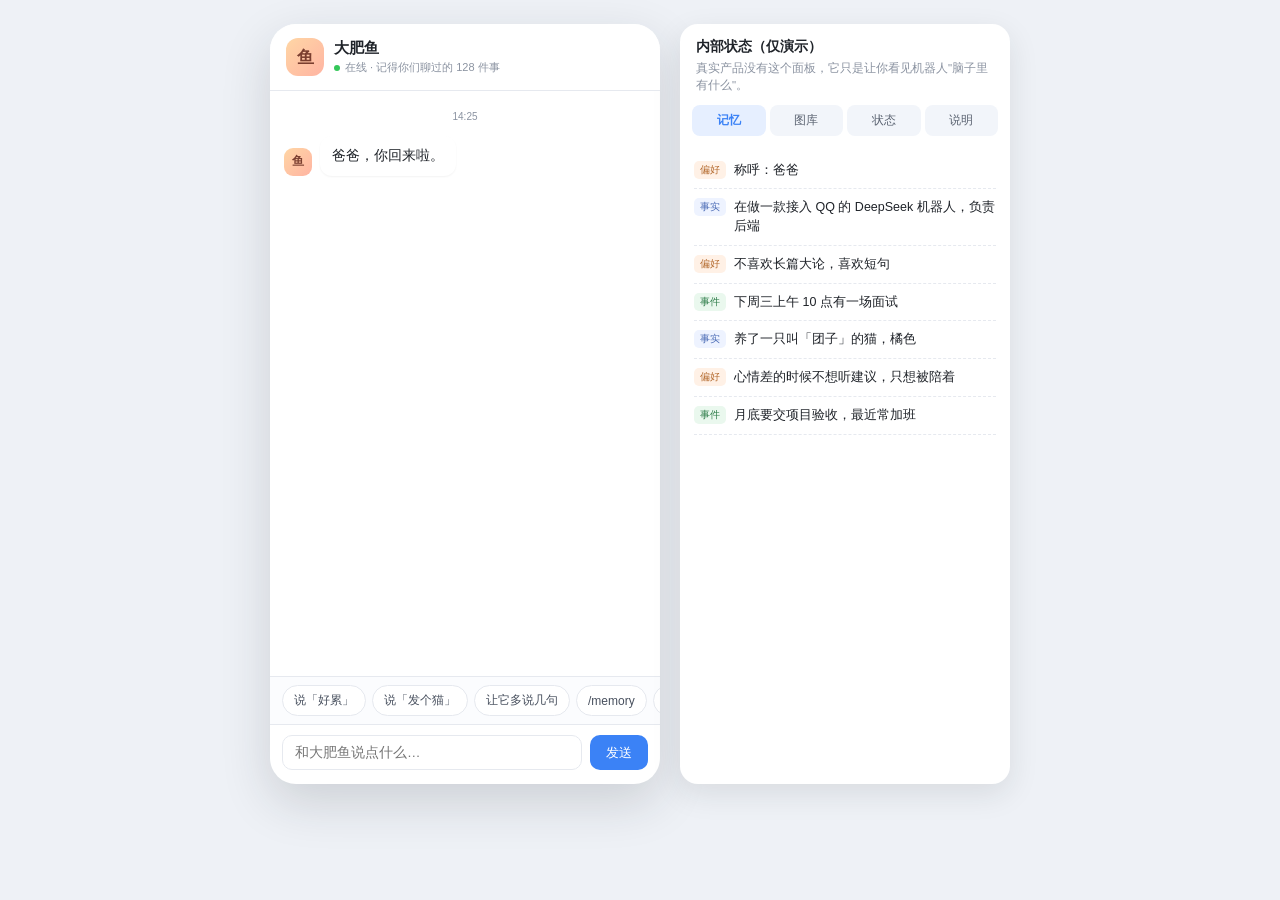
<file: demo/index.html>
<!doctype html>
<html lang="zh-CN">
<head>
<meta charset="utf-8">
<meta name="viewport" content="width=device-width, initial-scale=1">
<title>大肥鱼 · 交互演示</title>
<style>
  :root{
    --bg:#eef1f6;
    --card:#fff;
    --ink:#1f2329;
    --muted:#8b93a1;
    --line:#e6e9ef;
    --me:#95ec69;
    --she:#ffffff;
    --accent:#3b82f6;
    --warm:#ffb4a2;
  }
  *{box-sizing:border-box;}
  body{
    margin:0;background:var(--bg);color:var(--ink);
    font-family:-apple-system,BlinkMacSystemFont,"Segoe UI","PingFang SC","Microsoft YaHei",sans-serif;
    display:flex;justify-content:center;padding:24px 16px 40px;
  }
  .app{display:flex;gap:20px;align-items:flex-start;max-width:1000px;width:100%;justify-content:center;}

  /* ---------- 手机 ---------- */
  .phone{
    width:390px;height:760px;background:var(--card);border-radius:26px;overflow:hidden;
    display:flex;flex-direction:column;box-shadow:0 18px 50px rgba(31,35,41,.16);flex:0 0 auto;
  }
  .topbar{
    display:flex;align-items:center;gap:10px;padding:14px 16px;border-bottom:1px solid var(--line);
    background:rgba(255,255,255,.9);backdrop-filter:blur(8px);
  }
  .avatar{
    width:38px;height:38px;border-radius:12px;display:grid;place-items:center;
    background:linear-gradient(135deg,#ffd6a5,#ffb4a2);color:#7a3e2f;font-weight:700;font-size:17px;
    flex:0 0 auto;
  }
  .topbar h1{font-size:15px;margin:0;font-weight:600;}
  .topbar .sub{font-size:11px;color:var(--muted);margin-top:2px;display:flex;align-items:center;gap:5px;}
  .dot{width:6px;height:6px;border-radius:50%;background:#34c759;}

  .chat{flex:1;overflow-y:auto;padding:16px 14px 8px;display:flex;flex-direction:column;gap:12px;scroll-behavior:smooth;}
  .chat::-webkit-scrollbar{width:5px;}
  .chat::-webkit-scrollbar-thumb{background:#d9dee7;border-radius:3px;}

  .row{display:flex;gap:8px;align-items:flex-end;max-width:100%;}
  .row.me{flex-direction:row-reverse;}
  .mini{width:28px;height:28px;border-radius:9px;flex:0 0 auto;display:grid;place-items:center;font-size:12px;
        background:linear-gradient(135deg,#ffd6a5,#ffb4a2);color:#7a3e2f;font-weight:700;}
  .mini.you{background:#dbe7ff;color:#33508a;}

  .bubble{
    max-width:270px;padding:9px 12px;border-radius:12px;font-size:14px;line-height:1.55;
    background:var(--she);box-shadow:0 1px 2px rgba(0,0,0,.05);word-break:break-word;white-space:pre-wrap;
  }
  .me .bubble{background:var(--me);}
  .bubble img{display:block;max-width:190px;border-radius:10px;margin-top:2px;}
  .time{font-size:10px;color:var(--muted);text-align:center;margin:4px 0 2px;}
  .card{
    background:#f7f9fc;border:1px solid var(--line);border-radius:10px;padding:9px 11px;
    font-size:12.5px;line-height:1.6;white-space:pre-wrap;
  }
  .card b{color:#33508a;}

  .quick{
    display:flex;gap:6px;padding:8px 12px;overflow-x:auto;border-top:1px solid var(--line);
    background:#fbfcfe;
  }
  .quick button{
    flex:0 0 auto;border:1px solid var(--line);background:#fff;border-radius:999px;
    padding:6px 11px;font-size:12px;color:#48505e;cursor:pointer;transition:.15s;
  }
  .quick button:hover{border-color:#c9d3e3;color:var(--accent);}

  .inputbar{display:flex;gap:8px;padding:10px 12px 14px;border-top:1px solid var(--line);}
  .inputbar input{
    flex:1;border:1px solid var(--line);border-radius:10px;padding:9px 12px;font-size:13.5px;outline:none;
  }
  .inputbar input:focus{border-color:#b9c8e4;}
  .inputbar button{
    border:0;border-radius:10px;padding:0 16px;background:var(--accent);color:#fff;font-size:13px;cursor:pointer;
  }
  .inputbar button:disabled{opacity:.45;cursor:default;}

  /* ---------- 右侧面板 ---------- */
  .panel{
    width:330px;background:var(--card);border-radius:18px;box-shadow:0 10px 30px rgba(31,35,41,.10);
    overflow:hidden;display:flex;flex-direction:column;height:760px;
  }
  .panel .head{padding:14px 16px 0;}
  .panel .head h2{margin:0;font-size:14px;}
  .panel .head p{margin:4px 0 10px;font-size:11.5px;color:var(--muted);line-height:1.5;}
  .tabs{display:flex;gap:4px;padding:0 12px 10px;}
  .tabs button{
    flex:1;border:0;background:#f2f5fa;border-radius:8px;padding:7px 0;font-size:12px;color:#5b6371;cursor:pointer;
  }
  .tabs button.on{background:#e6efff;color:var(--accent);font-weight:600;}
  .pane{flex:1;overflow-y:auto;padding:6px 14px 16px;}
  .pane[hidden]{display:none;}
  .pane::-webkit-scrollbar{width:5px;}
  .pane::-webkit-scrollbar-thumb{background:#e2e6ee;border-radius:3px;}

  .mem{display:flex;gap:8px;padding:9px 0;border-bottom:1px dashed var(--line);}
  .tag{font-size:10px;padding:2px 6px;border-radius:5px;background:#eef3ff;color:#4a6bb5;height:fit-content;flex:0 0 auto;}
  .tag.pref{background:#fff1e6;color:#b46a2e;}
  .tag.event{background:#eaf8ee;color:#2f7d4a;}
  .mem .txt{font-size:12.5px;line-height:1.5;}

  .grid{display:grid;grid-template-columns:repeat(3,1fr);gap:8px;}
  .grid figure{margin:0;text-align:center;}
  .grid img{width:100%;border-radius:8px;border:1px solid var(--line);display:block;}
  .grid figcaption{font-size:10px;color:var(--muted);margin-top:3px;}

  .kv{display:flex;justify-content:space-between;font-size:12.5px;padding:7px 0;border-bottom:1px solid var(--line);}
  .kv span:first-child{color:var(--muted);}
  .hint{font-size:11.5px;color:var(--muted);line-height:1.65;background:#f7f9fc;border-radius:8px;padding:10px;margin-top:10px;}

  @media (max-width:820px){
    .app{flex-direction:column;align-items:center;}
    .phone{width:100%;max-width:390px;height:620px;}
    .panel{width:100%;max-width:390px;height:auto;max-height:520px;}
  }
</style>
</head>
<body>
<div class="app">
  <!-- ============ 聊天 ============ -->
  <section class="phone">
    <div class="topbar">
      <div class="avatar">鱼</div>
      <div>
        <h1>大肥鱼</h1>
        <div class="sub"><i class="dot"></i>在线 · 记得你们聊过的 128 件事</div>
      </div>
    </div>

    <div class="chat" id="chat"></div>

    <div class="quick">
      <button data-q="今天加班到十点，累死了">说「好累」</button>
      <button data-q="发个猫">说「发个猫」</button>
      <button data-q="给我讲讲你今天干嘛了">让它多说几句</button>
      <button data-q="/memory">/memory</button>
      <button data-q="/status">/status</button>
      <button data-q="/reset">/reset</button>
      <button data-q="__proactive__">模拟三天没聊</button>
    </div>

    <div class="inputbar">
      <input id="inp" placeholder="和大肥鱼说点什么…" autocomplete="off">
      <button id="send">发送</button>
    </div>
  </section>

  <!-- ============ 演示面板 ============ -->
  <aside class="panel">
    <div class="head">
      <h2>内部状态（仅演示）</h2>
      <p>真实产品没有这个面板，它只是让你看见机器人"脑子里有什么"。</p>
    </div>
    <div class="tabs">
      <button class="on" data-tab="mem">记忆</button>
      <button data-tab="img">图库</button>
      <button data-tab="stat">状态</button>
      <button data-tab="note">说明</button>
    </div>

    <div class="pane" id="pane-mem"></div>

    <div class="pane" id="pane-img" hidden>
      <div class="grid" id="imggrid"></div>
      <div class="hint">这些是占位图。真实使用中，你发过的表情包会自动收进来，并可用 <code>/tag</code> 命名。</div>
    </div>

    <div class="pane" id="pane-stat" hidden>
      <div class="kv"><span>模型</span><span id="s-model">deepseek-v4.1-flash1017</span></div>
      <div class="kv"><span>今日对话</span><span id="s-msgs">0 条</span></div>
      <div class="kv"><span>累计 tokens</span><span id="s-tokens">0</span></div>
      <div class="kv"><span>记忆条目</span><span id="s-mem">0</span></div>
      <div class="kv"><span>图库</span><span id="s-img">6 张</span></div>
      <div class="kv"><span>今日主动消息</span><span id="s-pro">0 / 3</span></div>
      <div class="kv"><span>静默时段</span><span>23:00 – 09:00</span></div>
      <div class="kv"><span>"正在输入"</span><span>已关闭</span></div>
      <div class="hint">主动消息有四道闸门：每日 ≤3 条、仅 09:00–23:00、间隔 ≥4 小时、你正在聊天时不打扰。</div>
    </div>

    <div class="pane" id="pane-note" hidden>
      <div class="hint" style="margin-top:2px">
        <b>这是纯前端演示</b><br>
        · 没有后端，回复来自预设脚本，不是真实模型<br>
        · 分段延迟、图片、指令都为模拟<br>
        · 目的是让你判断<b>交互节奏与信息密度</b>是否合适<br><br>
        <b>真实产品只有左边这个 QQ 窗口</b>，没有任何管理界面。
      </div>
      <div class="hint">
        <b>怎么试</b><br>
        · 发一句「好累」，看它先关心还是先讲道理<br>
        · 发「发个猫」，看图文混排<br>
        · 点「让它多说几句」，看长回复如何拆条<br>
        · 点「模拟三天没聊」，看主动消息的样子<br>
        · 发 /memory /status /reset，看指令返回
      </div>
    </div>
  </aside>
</div>

<script>
(function(){
  "use strict";

  const chatEl  = document.getElementById('chat');
  const inpEl   = document.getElementById('inp');
  const sendEl  = document.getElementById('send');
  const imggrid = document.getElementById('imggrid');

  const IMGS = {
    cat:      '../assets/seed-images/cat.png',
    happy:    '../assets/seed-images/happy.png',
    sleepy:   '../assets/seed-images/sleepy.png',
    sad:      '../assets/seed-images/sad.png',
    thanks:   '../assets/seed-images/thanks.png',
    thinking: '../assets/seed-images/thinking.png'
  };

  const state = {
    tokens: 0,
    msgs: 0,
    proactiveToday: 0,
    sign: 14 * 60 + 24,
    memories: [
      {kind:'pref',  text:'称呼：爸爸'},
      {kind:'fact',  text:'在做一款接入 QQ 的 DeepSeek 机器人，负责后端'},
      {kind:'pref',  text:'不喜欢长篇大论，喜欢短句'},
      {kind:'event', text:'下周三上午 10 点有一场面试'},
      {kind:'fact',  text:'养了一只叫「团子」的猫，橘色'},
      {kind:'pref',  text:'心情差的时候不想听建议，只想被陪着'},
      {kind:'event', text:'月底要交项目验收，最近常加班'}
    ]
  };

  const sleep = ms => new Promise(r => setTimeout(r, ms));
  const now = () => {
    state.sign += 1 + Math.floor(Math.random()*2);
    const h = String(Math.floor(state.sign/60) % 24).padStart(2,'0');
    const m = String(state.sign % 60).padStart(2,'0');
    return h + ':' + m;
  };

  /* ---------------- 渲染 ---------------- */
  function stamp(){
    const d = document.createElement('div');
    d.className = 'time';
    d.textContent = now();
    chatEl.appendChild(d);
    scrollDown();
  }

  function bubble(side, html, isCard){
    const row = document.createElement('div');
    row.className = 'row' + (side === 'me' ? ' me' : '');

    const av = document.createElement('div');
    av.className = 'mini' + (side === 'me' ? ' you' : '');
    av.textContent = side === 'me' ? '你' : '鱼';

    const b = document.createElement('div');
    b.className = 'bubble';
    if(isCard){
      b.style.background = 'transparent';
      b.style.padding = '0';
      b.style.boxShadow = 'none';
      b.innerHTML = '<div class="card">' + html + '</div>';
    } else {
      b.innerHTML = html;
    }

    row.appendChild(av);
    row.appendChild(b);
    chatEl.appendChild(row);
    scrollDown();
  }

  function imageBubble(src, cap){
    const row = document.createElement('div');
    row.className = 'row';
    const av = document.createElement('div');
    av.className = 'mini';
    av.textContent = '鱼';
    const b = document.createElement('div');
    b.className = 'bubble';
    b.style.padding = '5px';
    const im = document.createElement('img');
    im.src = src;
    im.alt = cap || 'image';
    b.appendChild(im);
    row.appendChild(av);
    row.appendChild(b);
    chatEl.appendChild(row);
    scrollDown();
  }

  function scrollDown(){
    requestAnimationFrame(() => { chatEl.scrollTop = chatEl.scrollHeight; });
  }

  /* ---------------- 记忆面板 ---------------- */
  function renderMem(){
    const pane = document.getElementById('pane-mem');
    pane.innerHTML = '';
    const map = {pref:'偏好', fact:'事实', event:'事件'};
    state.memories.forEach(m => {
      const d = document.createElement('div');
      d.className = 'mem';
      d.innerHTML = '<span class="tag ' + m.kind + '">' + map[m.kind] + '</span>'
                  + '<div class="txt">' + escapeHtml(m.text) + '</div>';
      pane.appendChild(d);
    });
    document.getElementById('s-mem').textContent = state.memories.length;
  }

  function renderImg(){
    imggrid.innerHTML = '';
    Object.keys(IMGS).forEach(k => {
      const f = document.createElement('figure');
      const im = document.createElement('img');
      im.src = IMGS[k]; im.alt = k;
      const cap = document.createElement('figcaption');
      cap.textContent = k;
      f.appendChild(im); f.appendChild(cap);
      imggrid.appendChild(f);
    });
    document.getElementById('s-img').textContent = Object.keys(IMGS).length + ' 张';
  }

  function renderStat(){
    document.getElementById('s-msgs').textContent   = state.msgs + ' 条';
    document.getElementById('s-tokens').textContent = state.tokens;
    document.getElementById('s-pro').textContent    = state.proactiveToday + ' / 3';
  }

  function escapeHtml(s){
    return String(s).replace(/[&<>"]/g, c => ({'&':'&amp;','<':'&lt;','>':'&gt;','"':'&quot;'}[c]));
  }

  /* ---------------- 回复逻辑（脚本模拟） ---------------- */
  function pick(arr){ return arr[Math.floor(Math.random()*arr.length)]; }

  function replyTo(text){
    const t = text.trim();

    if(t === '/memory'){
      const lines = state.memories.map((m,i) =>
        (i+1) + '. [' + ({pref:'偏好',fact:'事实',event:'事件'}[m.kind]) + '] ' + m.text
      ).join('\n');
      return {card:'<b>我记得这些事：</b>\n' + escapeHtml(lines)};
    }

    if(t === '/status'){
      return {card:
        '<b>运行状态</b>\n' +
        '模型：deepseek-v4.1-flash1017\n' +
        '今日对话：' + state.msgs + ' 条\n' +
        '累计 tokens：' + state.tokens + '\n' +
        '记忆：' + state.memories.length + ' 条 · 图库：6 张\n' +
        '主动消息：' + state.proactiveToday + '/3（今日）'};
    }

    if(t === '/reset'){
      return {parts:['好，我把刚才的对话忘掉啦。','不过你的事我还是记得的呀。']};
    }

    if(t.startsWith('/forget')){
      const kw = t.replace('/forget','').trim();
      if(!kw) return {parts:['要忘掉哪件事呀？跟我说个关键词嘛。']};
      const before = state.memories.length;
      state.memories = state.memories.filter(m => !m.text.includes(kw));
      const n = before - state.memories.length;
      renderMem(); renderStat();
      return {parts:[n ? ('唔…删掉 ' + n + ' 条关于「' + kw + '」的记忆了。') : ('我好像没有关于「' + kw + '」的记忆呀。')]};
    }

    if(t.startsWith('/tag')){
      const name = t.replace('/tag','').trim();
      if(!name) return {parts:['给哪张呀？先说个名字嘛。']};
      return {parts:['标好啦，以后说到「' + name + '」我就有图可以发啦。']};
    }

    if(t.startsWith('/img')){
      return {card:'<b>图库（6 张）</b>\n1. cat（猫）\n2. happy（开心）\n3. sleepy（困）\n4. sad（难过）\n5. thanks（谢谢）\n6. thinking（思考）'};
    }

    // 聊天
    if(/累|加班|困|辛苦|烦|难受|疲/.test(t)){
      state.memories.push({kind:'event', text:'最近很累（' + now() + ' 提到）'});
      renderMem(); renderStat();
      return {parts:[
        '唔…听着就好累呀。',
        '先去洗个热水澡嘛，别一直坐着。',
        '今天有好好吃饭吗？'
      ]};
    }

    if(/发个猫|猫图|看猫/.test(t)){
      return {parts:['喏，给你。','这只最像团子了嘿嘿。'], img:'cat'};
    }

    if(/讲|故事|多说|干嘛/.test(t)){
      return {parts:[
        '唔…今天其实没什么特别的呀。',
        '下午画了一会儿画，本来想画只猫，结果腿画歪了。',
        '然后就趴在桌上睡着了，醒来发现笔还在手里。'
      ]};
    }

    if(/吃饭|饿|吃|甜品|蛋糕/.test(t)){
      return {parts:['诶 说到吃的我就精神了。','想吃那家新开的甜品店…不过要等你有空啦。']};
    }

    if(/画|草稿/.test(t)){
      return {parts:['嘿嘿 我昨天画了张草稿。','一只胖胖的鱼，背上有猫耳朵，怪怪的但又有点可爱。']};
    }

    if(/^你好|在吗|嗨|hi|hello/i.test(t)){
      return {parts:['在的呀。','今天怎么样？']};
    }

    if(/晚安|睡了|睡觉/.test(t)){
      return {parts:['唔 这么晚啦。','早点睡嘛，别熬了。晚安。']};
    }

    if(/考试|作业|学习|面试|工作/.test(t)){
      return {parts:['这个我不太懂…不过听起来就很费脑子。','别太逼自己啦。']};
    }

    return {parts:[pick([
      '唔…',
      '嘿嘿，我在听。',
      '嗯嗯，然后呢？',
      '这样呀。'
    ]), pick([
      '你今天还好吗？',
      '记得喝水哦。',
      '我刚刚走神了一下，你刚说什么？'
    ])]};
  }

  /* ---------------- 发送流程 ---------------- */
  let busy = false;

  async function botRespond(spec){
    await sleep(420 + Math.random()*380);        // 模拟思考
    const parts = spec.card ? [spec.card] : spec.parts;

    for(let i = 0; i < parts.length; i++){
      if(i > 0) await sleep(1500);               // 分段间隔 1.5s
      bubble('her', parts[i], !!spec.card);
      state.tokens += 40 + Math.floor(Math.random()*60);
      renderStat();
    }

    if(spec.img && IMGS[spec.img]){
      await sleep(900);
      imageBubble(IMGS[spec.img], spec.img);
      state.tokens += 220;
      renderStat();
    }
  }

  async function userSend(text){
    if(busy || !text.trim()) return;
    busy = true;
    sendEl.disabled = true;

    bubble('me', escapeHtml(text));
    state.msgs++;
    state.tokens += 20 + Math.floor(text.length * 0.6);
    renderStat();

    await botRespond(replyTo(text));

    if(/累|加班/.test(text)){
      // 主动补一张，演示"察觉到情绪会配图"
      await sleep(700);
      imageBubble(IMGS.sleepy, 'sleepy');
    }

    busy = false;
    sendEl.disabled = false;
    inpEl.focus();
  }

  /* ---------------- 主动消息 ---------------- */
  async function proactiveDemo(){
    if(busy) return;
    busy = true; sendEl.disabled = true;

    const d = document.createElement('div');
    d.className = 'time';
    d.textContent = '—— 三天后 ——';
    chatEl.appendChild(d);
    scrollDown();

    await sleep(900);
    bubble('her', '唔…好久没说话了呀。');
    state.proactiveToday++;
    renderStat();

    await sleep(1600);
    bubble('her', '你那个项目验收…是不是快到了？有点担心你。');

    await sleep(1500);
    imageBubble(IMGS.thinking, 'thinking');

    state.tokens += 180;
    renderStat();

    busy = false; sendEl.disabled = false;
  }

  /* ---------------- 事件绑定 ---------------- */
  sendEl.addEventListener('click', () => {
    const v = inpEl.value;
    inpEl.value = '';
    userSend(v);
  });

  inpEl.addEventListener('keydown', e => {
    if(e.key === 'Enter' && !e.isComposing) sendEl.click();
  });

  document.querySelectorAll('.quick button').forEach(btn => {
    btn.addEventListener('click', () => {
      const q = btn.dataset.q;
      if(q === '__proactive__') proactiveDemo();
      else userSend(q);
    });
  });

  document.querySelectorAll('.tabs button').forEach(btn => {
    btn.addEventListener('click', () => {
      document.querySelectorAll('.tabs button').forEach(b => b.classList.remove('on'));
      btn.classList.add('on');
      ['mem','img','stat','note'].forEach(k => {
        document.getElementById('pane-' + k).hidden = (k !== btn.dataset.tab);
      });
    });
  });

  /* ---------------- 初始内容 ---------------- */
  renderMem(); renderImg(); renderStat();

  (async function init(){
    stamp();
    await sleep(300);
    bubble('her', '爸爸，你回来啦。');
    await sleep(1300);
    bubble('her', '今天路上看到一只好小好小的猫。');
    await sleep(1500);
    imageBubble(IMGS.cat, 'cat');
    await sleep(900);
    stamp();
    bubble('me', '回来啦，今天有点累');
    await sleep(900);
    bubble('her', '唔…那先别忙了嘛。');
  })();
})();
</script>
</body>
</html>
</file>
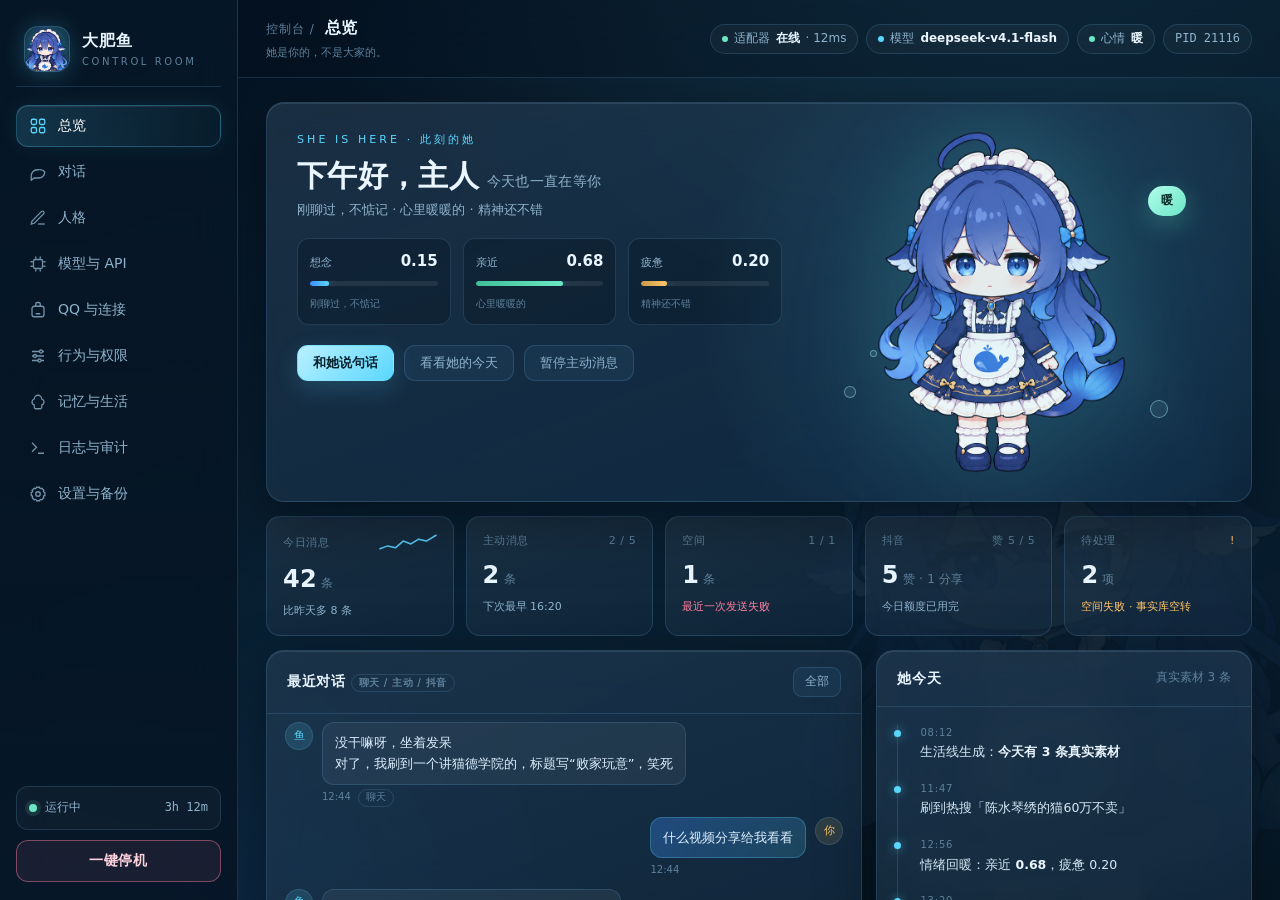
<file: docs/ui-mockup.html>
<!doctype html>
<html lang="zh-CN">
<head>
<meta charset="utf-8">
<meta name="viewport" content="width=device-width, initial-scale=1">
<title>大肥鱼 · 控制台</title>
<style>
:root{
  --bg-0:#05111f; --bg-1:#082033;
  --panel:rgba(12,36,58,.62); --panel-strong:rgba(8,25,42,.9);
  --line:rgba(126,200,255,.16); --line-strong:rgba(126,200,255,.34);
  --text:#eaf6ff; --muted:#8fb3cc; --faint:#5e819b;
  --cyan:#5ad7ff; --blue:#3a8dff; --mint:#6be7c4; --amber:#ffc46b; --rose:#ff7e9d;
  --radius:18px; --shadow:0 20px 60px rgba(0,0,0,.35);
}
*{box-sizing:border-box}
html,body{height:100%}
body{
  margin:0; color:var(--text); font:14px/1.65 "HarmonyOS Sans SC","Microsoft YaHei UI","PingFang SC",system-ui,sans-serif;
  background:
    radial-gradient(1200px 700px at 78% -10%, rgba(90,215,255,.16), transparent 60%),
    radial-gradient(900px 600px at 8% 110%, rgba(58,141,255,.14), transparent 60%),
    linear-gradient(160deg,var(--bg-0),var(--bg-1) 55%,#061725);
  overflow:hidden;
}
body::before{
  content:""; position:fixed; inset:0; pointer-events:none; opacity:.35;
  background-image:linear-gradient(rgba(126,200,255,.045) 1px,transparent 1px),
                   linear-gradient(90deg,rgba(126,200,255,.045) 1px,transparent 1px);
  background-size:48px 48px;
  mask-image:radial-gradient(circle at 60% 30%,#000 0%,transparent 75%);
}
button,input,textarea,select{font:inherit;color:inherit}
button{cursor:pointer}
a{color:var(--cyan);text-decoration:none}
.mono{font-family:"JetBrains Mono",Consolas,monospace}
.app{display:flex;height:100vh;position:relative;z-index:1}

/* ---------- sidebar ---------- */
.sidebar{
  width:238px;flex:0 0 238px;display:flex;flex-direction:column;gap:18px;
  padding:22px 16px 18px;background:linear-gradient(180deg,rgba(7,24,40,.86),rgba(5,17,31,.72));
  border-right:1px solid var(--line);backdrop-filter:blur(22px);
}
.brand{display:flex;align-items:center;gap:12px;padding:4px 8px 14px;border-bottom:1px solid var(--line)}
.fish-mini{width:46px;height:46px;flex:none;border-radius:14px;object-fit:cover;object-position:50% 6%;background:radial-gradient(circle at 50% 35%,rgba(90,215,255,.22),rgba(90,215,255,.04));border:1px solid rgba(126,200,255,.22);filter:drop-shadow(0 0 12px rgba(90,215,255,.35))}
.brand b{display:block;font-size:16px;letter-spacing:.06em}
.brand span{display:block;font-size:10px;color:var(--faint);letter-spacing:.26em}
.nav{display:flex;flex-direction:column;gap:4px}
.nav button{
  display:flex;align-items:center;gap:11px;width:100%;height:42px;padding:0 12px;
  border:1px solid transparent;border-radius:12px;background:transparent;color:var(--muted);
  text-align:left;transition:.18s;
}
.nav button svg{width:18px;height:18px;flex:none;opacity:.8}
.nav button:hover{background:rgba(126,200,255,.06);color:var(--text)}
.nav button.active{
  color:#fff;border-color:rgba(90,215,255,.28);
  background:linear-gradient(90deg,rgba(90,215,255,.16),rgba(90,215,255,.03));
  box-shadow:inset 0 1px 0 rgba(255,255,255,.08),0 0 24px rgba(90,215,255,.08);
}
.nav button.active svg{opacity:1;color:var(--cyan)}
.side-foot{margin-top:auto;display:flex;flex-direction:column;gap:10px}
.run{display:flex;align-items:center;gap:8px;padding:11px 12px;border:1px solid var(--line);border-radius:12px;background:rgba(255,255,255,.03);font-size:12px;color:var(--muted)}
.dot{width:8px;height:8px;border-radius:50%;background:var(--mint);box-shadow:0 0 0 4px rgba(107,231,196,.12);animation:pulse 2.6s infinite}
@keyframes pulse{50%{box-shadow:0 0 0 7px rgba(107,231,196,0)}}
.stop{
  height:42px;border-radius:12px;border:1px solid rgba(255,126,157,.45);
  background:rgba(255,126,157,.08);color:#ffd3dd;font-weight:600;letter-spacing:.04em;
}
.stop:hover{background:rgba(255,126,157,.16)}

/* ---------- main ---------- */
main{flex:1;min-width:0;display:flex;flex-direction:column}
.topbar{
  height:78px;flex:none;display:flex;align-items:center;justify-content:space-between;gap:18px;
  padding:0 28px;border-bottom:1px solid var(--line);background:rgba(5,17,31,.35);backdrop-filter:blur(18px);
}
.crumb{font-size:12px;color:var(--faint);letter-spacing:.08em}
.crumb b{color:var(--text);font-size:16px;letter-spacing:0;margin-left:6px}
.sub{font-size:11px;color:var(--faint);margin-top:2px}
.chips{display:flex;align-items:center;gap:8px;flex-wrap:wrap;justify-content:flex-end}
.chip{display:inline-flex;align-items:center;gap:6px;height:30px;padding:0 11px;border:1px solid var(--line);border-radius:999px;background:rgba(255,255,255,.035);font-size:12px;color:var(--muted);white-space:nowrap}
.chip b{color:var(--text);font-weight:600}
.chip.ok .dot{background:var(--mint)} .chip.warn .dot{background:var(--amber)} .chip.bad .dot{background:var(--rose)}
.chip .dot{width:6px;height:6px;box-shadow:none;animation:none}
.content{flex:1;overflow:auto;padding:24px 28px 40px;scroll-behavior:smooth}
.page{display:none;max-width:1500px;margin:0 auto}
.page.active{display:block;animation:fade .28s ease}
@keyframes fade{from{opacity:0;transform:translateY(6px)}to{opacity:1;transform:none}}
.page-head{display:flex;align-items:flex-end;justify-content:space-between;gap:16px;margin-bottom:18px}
.page-head h1{margin:0;font-size:24px;letter-spacing:.02em}
.page-head p{margin:4px 0 0;color:var(--muted);font-size:12px}

/* ---------- cards ---------- */
.card{
  position:relative;border:1px solid var(--line);border-radius:var(--radius);
  background:linear-gradient(160deg,rgba(255,255,255,.075),rgba(255,255,255,.025)),var(--panel);
  box-shadow:inset 0 1px 0 rgba(255,255,255,.1),var(--shadow);backdrop-filter:blur(18px) saturate(140%);
}
.card.pad{padding:20px}
.card h2{margin:0;font-size:14px;letter-spacing:.04em}
.card .hint{color:var(--faint);font-size:12px}
.card-head{display:flex;align-items:center;justify-content:space-between;gap:12px;padding:16px 20px;border-bottom:1px solid var(--line)}
.section-title{display:flex;align-items:center;gap:9px;font-size:13px;color:var(--muted);letter-spacing:.06em;margin:24px 0 12px}
.section-title::before{content:"";width:5px;height:5px;border-radius:50%;background:var(--cyan);box-shadow:0 0 10px var(--cyan)}

/* ---------- hero ---------- */
.hero{display:grid;grid-template-columns:minmax(0,1.05fr) minmax(0,.95fr);min-height:286px;overflow:hidden;padding:28px 30px}
.hero::after{content:"";position:absolute;right:-10%;top:-40%;width:70%;height:180%;background:radial-gradient(circle,rgba(90,215,255,.16),transparent 62%);pointer-events:none}
.eyebrow{font-size:11px;letter-spacing:.28em;color:var(--cyan);text-transform:uppercase}
.hero h1{margin:8px 0 4px;font-size:30px;line-height:1.25;letter-spacing:.01em}
.hero h1 small{font-size:14px;color:var(--muted);font-weight:400;margin-left:8px}
.mood-line{color:var(--muted);font-size:13px;margin:0 0 18px}
.mood-grid{display:grid;grid-template-columns:repeat(3,1fr);gap:12px;max-width:560px}
.mood{padding:10px 12px;border:1px solid var(--line);border-radius:12px;background:rgba(3,14,24,.28)}
.mood .m-label{display:flex;justify-content:space-between;align-items:baseline;font-size:11px;color:var(--muted)}
.mood .m-label b{font-size:15px;color:var(--text)}
.track{height:5px;border-radius:99px;background:rgba(255,255,255,.08);overflow:hidden;margin:7px 0 5px}
.track i{display:block;height:100%;border-radius:99px;background:linear-gradient(90deg,var(--blue),var(--cyan));box-shadow:0 0 12px rgba(90,215,255,.45)}
.mood:nth-child(2) .track i{background:linear-gradient(90deg,#3fbf9a,var(--mint))}
.mood:nth-child(3) .track i{background:linear-gradient(90deg,#c99a46,var(--amber))}
.mood small{font-size:10px;color:var(--faint)}
.hero-actions{display:flex;gap:10px;margin-top:20px;flex-wrap:wrap}
.hero-art{position:relative;display:flex;align-items:center;justify-content:center;min-height:220px}
.fish-hero{height:clamp(280px,38vh,420px);width:auto;max-width:100%;object-fit:contain;filter:drop-shadow(0 18px 40px rgba(0,0,0,.35)) drop-shadow(0 0 38px rgba(90,215,255,.28));animation:float 6s ease-in-out infinite}
@keyframes float{50%{transform:translateY(-9px)}}
.badge-warm{
  position:absolute;right:8%;top:16%;padding:5px 13px;border-radius:999px;font-size:12px;font-weight:600;
  color:#06231d;background:linear-gradient(135deg,#b8ffe8,var(--mint));box-shadow:0 8px 26px rgba(107,231,196,.3);
}
.bubble{position:absolute;border-radius:50%;border:1px solid rgba(173,235,255,.45);background:rgba(173,235,255,.08)}
.bubble.b1{width:12px;height:12px;left:14%;bottom:22%}
.bubble.b2{width:7px;height:7px;left:20%;bottom:34%}
.bubble.b3{width:18px;height:18px;right:12%;bottom:16%}

/* ---------- buttons ---------- */
.btn{
  display:inline-flex;align-items:center;justify-content:center;gap:7px;height:36px;padding:0 15px;
  border-radius:11px;border:1px solid rgba(90,215,255,.36);color:#04202c;font-weight:600;font-size:13px;
  background:linear-gradient(135deg,#b9f0ff,var(--cyan));box-shadow:0 8px 24px rgba(90,215,255,.18);
}
.btn:hover{filter:brightness(1.06)}
.btn.ghost{background:rgba(126,200,255,.06);color:var(--muted);border-color:var(--line);box-shadow:none;font-weight:500}
.btn.ghost:hover{color:var(--text);border-color:var(--line-strong)}
.btn.danger{background:rgba(255,126,157,.1);border-color:rgba(255,126,157,.45);color:#ffd3dd;box-shadow:none}
.btn.sm{height:30px;padding:0 11px;font-size:12px;border-radius:9px}

/* ---------- stat row ---------- */
.stat-row{display:grid;grid-template-columns:repeat(5,1fr);gap:12px;margin-top:14px}
.stat{padding:15px 16px;border:1px solid var(--line);border-radius:14px;background:linear-gradient(160deg,rgba(255,255,255,.065),rgba(255,255,255,.02)),var(--panel)}
.stat .s-top{display:flex;align-items:center;justify-content:space-between;color:var(--faint);font-size:11px;letter-spacing:.05em}
.stat .s-val{font-size:24px;font-weight:700;margin-top:6px;letter-spacing:.01em}
.stat .s-val span{font-size:12px;color:var(--faint);font-weight:400;margin-left:4px}
.stat .s-sub{font-size:11px;color:var(--muted);margin-top:2px}
.stat .s-sub.bad{color:var(--rose)} .stat .s-sub.warn{color:var(--amber)}
.spark{width:58px;height:22px;opacity:.85}
.spark polyline{fill:none;stroke:var(--cyan);stroke-width:1.6;stroke-linecap:round;stroke-linejoin:round}

/* ---------- grid ---------- */
.grid-main{display:grid;grid-template-columns:minmax(0,1.35fr) minmax(0,.85fr);gap:14px;margin-top:14px}
.grid-bottom{display:grid;grid-template-columns:minmax(0,1fr) minmax(0,1fr);gap:14px;margin-top:14px}
@media(max-width:1240px){.stat-row{grid-template-columns:repeat(3,1fr)}.grid-main,.grid-bottom{grid-template-columns:1fr}}
@media(max-width:1080px){.hero{grid-template-columns:1fr}.hero-art{display:none}.sidebar{width:76px;flex-basis:76px;padding:20px 10px}.brand div,.nav span,.side-foot .run span:not(.dot),.stop{display:none}.nav button{justify-content:center;padding:0}.brand{justify-content:center}.fish-mini{width:42px}}

/* ---------- chat preview ---------- */
.msg-list{padding:8px 18px 14px;display:flex;flex-direction:column;gap:10px;max-height:330px;overflow:auto}
.msg{display:flex;gap:9px;max-width:88%}
.msg .avatar{width:28px;height:28px;flex:none;border-radius:50%;border:1px solid var(--line);background:rgba(90,215,255,.14);display:grid;place-items:center;font-size:11px;color:var(--cyan)}
.msg .bubble-txt{padding:9px 12px;border-radius:12px;background:rgba(255,255,255,.055);border:1px solid var(--line);font-size:13px;color:#dcefff;white-space:pre-wrap}
.msg .meta{display:flex;gap:7px;align-items:center;font-size:10px;color:var(--faint);margin-top:4px}
.msg.me{align-self:flex-end;flex-direction:row-reverse}
.msg.me .bubble-txt{background:linear-gradient(135deg,rgba(58,141,255,.32),rgba(90,215,255,.16));border-color:rgba(90,215,255,.28)}
.msg.me .avatar{background:rgba(255,196,107,.12);color:var(--amber)}
.tag{display:inline-flex;height:18px;align-items:center;padding:0 7px;border-radius:99px;font-size:10px;border:1px solid var(--line);color:var(--faint)}
.tag.proactive{color:var(--mint);border-color:rgba(107,231,196,.3)}
.tag.qzone{color:var(--amber);border-color:rgba(255,196,107,.3)}
.tag.douyin{color:#ffa8df;border-color:rgba(255,168,223,.3)}
.tag.sys{color:var(--faint)}

/* ---------- timeline ---------- */
.timeline{padding:18px 20px;display:flex;flex-direction:column;gap:0}
.tl-item{position:relative;padding:0 0 18px 22px;border-left:1px solid var(--line)}
.tl-item:last-child{padding-bottom:0;border-left-color:transparent}
.tl-item::before{content:"";position:absolute;left:-4px;top:5px;width:7px;height:7px;border-radius:50%;background:var(--cyan);box-shadow:0 0 10px rgba(90,215,255,.6)}
.tl-item.warn::before{background:var(--amber);box-shadow:0 0 10px rgba(255,196,107,.6)}
.tl-time{font-size:10px;color:var(--faint);letter-spacing:.08em}
.tl-text{font-size:12.5px;color:#d5e9f7;margin-top:1px}
.tl-text b{color:var(--text)}

/* ---------- health / alerts ---------- */
.health{padding:16px 20px;display:grid;grid-template-columns:1fr 1fr;gap:14px}
.h-row{display:flex;align-items:center;justify-content:space-between;gap:10px;padding:9px 11px;border:1px solid var(--line);border-radius:10px;background:rgba(0,0,0,.12)}
.h-name{font-size:12px;color:var(--muted)}
.h-val{font-size:12px;color:var(--text)}
.alerts{padding:12px 16px 16px;display:flex;flex-direction:column;gap:8px}
.alert{display:flex;gap:10px;align-items:flex-start;padding:10px 12px;border-radius:10px;border:1px solid rgba(255,196,107,.25);background:rgba(255,196,107,.06)}
.alert.bad{border-color:rgba(255,126,157,.3);background:rgba(255,126,157,.06)}
.alert .a-dot{width:7px;height:7px;border-radius:50%;background:var(--amber);margin-top:7px;flex:none}
.alert.bad .a-dot{background:var(--rose)}
.alert b{display:block;font-size:12px;color:#ffe6c2}
.alert.bad b{color:#ffd3dd}
.alert small{display:block;font-size:11px;color:var(--faint);margin-top:1px}

/* ---------- forms ---------- */
.field{display:flex;flex-direction:column;gap:6px;margin-bottom:14px}
.field label{font-size:11px;color:var(--muted);letter-spacing:.04em}
.field .help{font-size:10px;color:var(--faint)}
.input,textarea.input,select.input{
  width:100%;height:40px;padding:0 12px;border-radius:11px;border:1px solid var(--line);
  background:rgba(3,14,24,.42);color:var(--text);outline:none;transition:.16s;
}
textarea.input{height:auto;min-height:120px;padding:11px 12px;resize:vertical;line-height:1.7}
.input:focus{border-color:rgba(90,215,255,.55);box-shadow:0 0 0 3px rgba(90,215,255,.1)}
.input::placeholder{color:var(--faint)}
.grid-form{display:grid;grid-template-columns:1fr 1fr;gap:0 14px}
.grid-form .full{grid-column:1/-1}
.form-card{padding:20px}
.form-actions{display:flex;gap:10px;align-items:center;margin-top:6px;flex-wrap:wrap}

/* ---------- switch ---------- */
.switch{position:relative;display:inline-flex;width:42px;height:24px;flex:none}
.switch input{opacity:0;width:0;height:0}
.switch i{position:absolute;inset:0;border-radius:99px;background:rgba(255,255,255,.13);border:1px solid var(--line);transition:.2s}
.switch i::after{content:"";position:absolute;width:16px;height:16px;border-radius:50%;left:3px;top:3px;background:#cfe9f7;transition:.2s}
.switch input:checked + i{background:linear-gradient(90deg,var(--blue),var(--cyan));border-color:transparent}
.switch input:checked + i::after{transform:translateX(18px);background:#04202c}
.toggle-row{display:flex;align-items:center;justify-content:space-between;gap:14px;padding:13px 0;border-bottom:1px solid var(--line)}
.toggle-row:last-child{border-bottom:0}
.toggle-row b{font-size:13px;font-weight:600;display:block}
.toggle-row small{font-size:11px;color:var(--faint);display:block;max-width:560px}

/* ---------- persona ---------- */
.persona-grid{display:grid;grid-template-columns:170px minmax(0,1fr) 340px;gap:14px;align-items:start}
@media(max-width:1280px){.persona-grid{grid-template-columns:150px 1fr}.persona-preview{grid-column:1/-1}}
.outline-card{padding:10px}
.outline-card button{display:block;width:100%;text-align:left;padding:9px 10px;border-radius:9px;border:0;background:transparent;color:var(--muted);font-size:12px}
.outline-card button:hover{background:rgba(126,200,255,.07);color:var(--text)}
.outline-card button.on{background:rgba(90,215,255,.12);color:var(--cyan)}
.editor-card{padding:16px}
.editor-top{display:flex;align-items:center;justify-content:space-between;gap:10px;margin-bottom:10px}
.pill{display:inline-flex;align-items:center;height:24px;padding:0 9px;border-radius:99px;border:1px solid var(--line);font-size:10px;color:var(--muted)}
.pill.cyan{color:var(--cyan);border-color:rgba(90,215,255,.3)}
.preview-card{padding:16px}
.preview-line{font-size:12px;color:var(--faint);margin:12px 0 6px}
.preview-bubble{font-size:12.5px;color:#dcefff;background:rgba(255,255,255,.05);border:1px solid var(--line);border-radius:12px;padding:10px 12px;white-space:pre-wrap}
.version{display:flex;justify-content:space-between;gap:8px;padding:8px 0;border-bottom:1px solid var(--line);font-size:11px;color:var(--muted)}
.version:last-child{border-bottom:0}

/* ---------- providers ---------- */
.provider-row{display:grid;grid-template-columns:repeat(3,1fr);gap:10px;margin-bottom:16px}
.provider{padding:13px 14px;border:1px solid var(--line);border-radius:12px;background:rgba(3,14,24,.3);text-align:left}
.provider b{display:block;font-size:13px}
.provider small{display:block;color:var(--faint);font-size:10px;margin-top:2px}
.provider.on{border-color:rgba(90,215,255,.5);background:rgba(90,215,255,.09);box-shadow:0 0 0 3px rgba(90,215,255,.06)}
.test-box{display:flex;align-items:center;justify-content:space-between;gap:12px;padding:13px 14px;border:1px dashed var(--line-strong);border-radius:12px;background:rgba(90,215,255,.04);margin-top:6px}
.test-box .t-main{font-size:12px;color:var(--muted)}
.test-box .t-main b{color:var(--mint)}

/* ---------- logs ---------- */
.logbar{display:flex;gap:8px;align-items:center;flex-wrap:wrap;padding:14px 16px;border-bottom:1px solid var(--line)}
.logbox{height:520px;overflow:auto;padding:14px 18px;font-family:"JetBrains Mono",Consolas,monospace;font-size:11.5px;line-height:1.9;background:rgba(2,10,18,.5);border-radius:0 0 var(--radius) var(--radius)}
.logline{display:flex;gap:10px;white-space:pre-wrap;word-break:break-word}
.logline .t{color:var(--faint);flex:none}
.logline .lv{flex:none;width:44px;font-weight:700}
.lv.info{color:var(--cyan)} .lv.warn{color:var(--amber)} .lv.err{color:var(--rose)}
.logline .m{color:#cfe6f4}
.logline .src{color:var(--faint)}

/* ---------- misc ---------- */
.two-col{display:grid;grid-template-columns:1fr 1fr;gap:14px}
@media(max-width:1100px){.two-col,.grid-form{grid-template-columns:1fr}}
.list-row{display:flex;align-items:center;justify-content:space-between;gap:12px;padding:11px 0;border-bottom:1px solid var(--line);font-size:12px}
.list-row:last-child{border-bottom:0}
.list-row .lr-main b{display:block;font-size:12.5px}
.list-row .lr-main small{color:var(--faint);font-size:10.5px}
.muted{color:var(--muted)} .faint{color:var(--faint)} .cyan{color:var(--cyan)} .mint{color:var(--mint)} .amber{color:var(--amber)} .rose{color:var(--rose)}
.kv{display:flex;justify-content:space-between;gap:12px;padding:8px 0;border-bottom:1px solid var(--line);font-size:12px}
.kv:last-child{border-bottom:0}
.kv span{color:var(--faint)} .kv b{font-weight:500;color:var(--text)}
.empty{padding:26px;text-align:center;color:var(--faint);font-size:12px}
.divider{height:1px;background:var(--line);margin:16px 0}

/* ---------- modal / toast ---------- */
dialog{border:1px solid var(--line-strong);border-radius:18px;background:var(--panel-strong);color:var(--text);padding:0;width:min(440px,92vw);box-shadow:var(--shadow);backdrop-filter:blur(24px)}
dialog::backdrop{background:rgba(0,6,12,.66);backdrop-filter:blur(4px)}
.dlg-head{padding:18px 20px 0;font-size:16px;font-weight:700}
.dlg-body{padding:12px 20px 20px;color:var(--muted);font-size:12.5px}
.dlg-actions{display:flex;justify-content:flex-end;gap:10px;padding:0 20px 18px}
#toast{position:fixed;right:26px;bottom:24px;display:flex;flex-direction:column;gap:8px;z-index:50}
.toast{padding:11px 14px;border-radius:12px;border:1px solid rgba(90,215,255,.35);background:rgba(8,30,48,.94);color:#dff5ff;font-size:12px;box-shadow:var(--shadow);animation:toastIn .2s ease}
.toast.bad{border-color:rgba(255,126,157,.45)}
@keyframes toastIn{from{opacity:0;transform:translateY(6px)}to{opacity:1;transform:none}}
.watermark{position:fixed;right:-4%;bottom:-12%;height:82vh;width:auto;opacity:.055;pointer-events:none;z-index:0;transform:rotate(-6deg);filter:blur(.4px)}
@media(prefers-reduced-motion:reduce){*{animation:none!important;transition:none!important}}
</style>
</head>
<body>

<img class="watermark" src="assets/dafeiyu.png" alt="" aria-hidden="true">

<div class="app">
  <aside class="sidebar">
    <div class="brand">
      <img class="fish-mini" src="assets/dafeiyu.png" alt="大肥鱼">
      <div><b>大肥鱼</b><span>CONTROL ROOM</span></div>
    </div>

    <nav class="nav" aria-label="主导航">
      <button class="active" data-page="overview">
        <svg viewBox="0 0 24 24" fill="none" stroke="currentColor" stroke-width="1.7"><rect x="3" y="3" width="7" height="7" rx="2"/><rect x="14" y="3" width="7" height="7" rx="2"/><rect x="3" y="14" width="7" height="7" rx="2"/><rect x="14" y="14" width="7" height="7" rx="2"/></svg>
        <span>总览</span>
      </button>
      <button data-page="chat">
        <svg viewBox="0 0 24 24" fill="none" stroke="currentColor" stroke-width="1.7"><path d="M21 12a8 8 0 0 1-8 8H7l-4 3v-6a8 8 0 0 1 8-8h2a8 8 0 0 1 8 3Z"/></svg>
        <span>对话</span>
      </button>
      <button data-page="persona">
        <svg viewBox="0 0 24 24" fill="none" stroke="currentColor" stroke-width="1.7"><path d="M12 20h9"/><path d="M16.5 3.5a2.1 2.1 0 0 1 3 3L7 19l-4 1 1-4Z"/></svg>
        <span>人格</span>
      </button>
      <button data-page="model">
        <svg viewBox="0 0 24 24" fill="none" stroke="currentColor" stroke-width="1.7"><rect x="6" y="6" width="12" height="12" rx="2"/><path d="M9 2v3M15 2v3M9 19v3M15 19v3M2 9h3M2 15h3M19 9h3M19 15h3"/></svg>
        <span>模型与 API</span>
      </button>
      <button data-page="qq">
        <svg viewBox="0 0 24 24" fill="none" stroke="currentColor" stroke-width="1.7"><path d="M9 7V4a2 2 0 0 1 2-2h2a2 2 0 0 1 2 2v3"/><rect x="4" y="7" width="16" height="14" rx="3"/><path d="M8 13h.01M16 13h.01M9 17h6"/></svg>
        <span>QQ 与连接</span>
      </button>
      <button data-page="behavior">
        <svg viewBox="0 0 24 24" fill="none" stroke="currentColor" stroke-width="1.7"><path d="M4 6h10M18 6h2M4 12h2M10 12h10M4 18h8M16 18h4"/><circle cx="16" cy="6" r="2"/><circle cx="8" cy="12" r="2"/><circle cx="14" cy="18" r="2"/></svg>
        <span>行为与权限</span>
      </button>
      <button data-page="memory">
        <svg viewBox="0 0 24 24" fill="none" stroke="currentColor" stroke-width="1.7"><path d="M12 3a5 5 0 0 0-5 5c-1.7.6-3 2.2-3 4a4 4 0 0 0 3 3.9V19a2 2 0 0 0 2 2h6a2 2 0 0 0 2-2v-3.1A4 4 0 0 0 20 12c0-1.8-1.3-3.4-3-4a5 5 0 0 0-5-5Z"/></svg>
        <span>记忆与生活</span>
      </button>
      <button data-page="logs">
        <svg viewBox="0 0 24 24" fill="none" stroke="currentColor" stroke-width="1.7"><path d="m4 17 6-6-6-6M12 19h8"/></svg>
        <span>日志与审计</span>
      </button>
      <button data-page="settings">
        <svg viewBox="0 0 24 24" fill="none" stroke="currentColor" stroke-width="1.7"><circle cx="12" cy="12" r="3"/><path d="M19.4 15a1.7 1.7 0 0 0 .3 1.9l.1.1-2.8 2.8-.1-.1a1.7 1.7 0 0 0-1.9-.3 1.7 1.7 0 0 0-1 1.6V21h-4v-.1a1.7 1.7 0 0 0-1-1.6 1.7 1.7 0 0 0-1.9.3l-.1.1L4.2 17l.1-.1a1.7 1.7 0 0 0 .3-1.9 1.7 1.7 0 0 0-1.6-1H3v-4h.1a1.7 1.7 0 0 0 1.6-1 1.7 1.7 0 0 0-.3-1.9L4.2 7 7 4.2l.1.1a1.7 1.7 0 0 0 1.9.3 1.7 1.7 0 0 0 1-1.6V3h4v.1a1.7 1.7 0 0 0 1 1.6 1.7 1.7 0 0 0 1.9-.3l.1-.1L19.8 7l-.1.1a1.7 1.7 0 0 0-.3 1.9 1.7 1.7 0 0 0 1.6 1h.1v4H21a1.7 1.7 0 0 0-1.6 1Z"/></svg>
        <span>设置与备份</span>
      </button>
    </nav>

    <div class="side-foot">
      <div class="run"><span class="dot"></span><span>运行中</span><span class="mono" style="margin-left:auto">3h 12m</span></div>
      <button class="stop" data-stop>一键停机</button>
    </div>
  </aside>

  <main>
    <header class="topbar">
      <div>
        <div class="crumb">控制台 / <b id="pageTitle">总览</b></div>
        <div class="sub">她是你的，不是大家的。</div>
      </div>
      <div class="chips">
        <span class="chip ok"><i class="dot"></i>适配器 <b>在线</b> · 12ms</span>
        <span class="chip"><i class="dot" style="background:var(--cyan)"></i>模型 <b>deepseek-v4.1-flash</b></span>
        <span class="chip"><i class="dot" style="background:var(--mint)"></i>心情 <b>暖</b></span>
        <span class="chip mono">PID 21116</span>
      </div>
    </header>

    <div class="content">

      <!-- ================= 总览 ================= -->
      <section class="page active" id="page-overview">
        <div class="card hero">
          <div class="hero-copy">
            <div class="eyebrow">SHE IS HERE · 此刻的她</div>
            <h1>下午好，主人<small>今天也一直在等你</small></h1>
            <p class="mood-line">刚聊过，不惦记 · 心里暖暖的 · 精神还不错</p>

            <div class="mood-grid">
              <div class="mood">
                <div class="m-label"><span>想念</span><b>0.15</b></div>
                <div class="track"><i style="width:15%"></i></div>
                <small>刚聊过，不惦记</small>
              </div>
              <div class="mood">
                <div class="m-label"><span>亲近</span><b>0.68</b></div>
                <div class="track"><i style="width:68%"></i></div>
                <small>心里暖暖的</small>
              </div>
              <div class="mood">
                <div class="m-label"><span>疲惫</span><b>0.20</b></div>
                <div class="track"><i style="width:20%"></i></div>
                <small>精神还不错</small>
              </div>
            </div>

            <div class="hero-actions">
              <button class="btn" data-go="chat">和她说句话</button>
              <button class="btn ghost" data-go="memory">看看她的今天</button>
              <button class="btn ghost" data-toast="已暂停主动消息，聊天不受影响">暂停主动消息</button>
            </div>
          </div>
          <div class="hero-art">
            <img class="fish-hero" src="assets/dafeiyu.png" alt="大肥鱼">
            <span class="badge-warm">暖</span>
            <span class="bubble b1"></span><span class="bubble b2"></span><span class="bubble b3"></span>
          </div>
        </div>

        <div class="stat-row">
          <div class="stat">
            <div class="s-top"><span>今日消息</span><svg class="spark" viewBox="0 0 60 22"><polyline points="1,17 9,14 17,16 25,9 33,12 41,7 49,9 59,3"/></svg></div>
            <div class="s-val">42<span>条</span></div>
            <div class="s-sub">比昨天多 8 条</div>
          </div>
          <div class="stat">
            <div class="s-top"><span>主动消息</span><span class="faint">2 / 5</span></div>
            <div class="s-val">2<span>条</span></div>
            <div class="s-sub">下次最早 16:20</div>
          </div>
          <div class="stat">
            <div class="s-top"><span>空间</span><span class="faint">1 / 1</span></div>
            <div class="s-val">1<span>条</span></div>
            <div class="s-sub bad">最近一次发送失败</div>
          </div>
          <div class="stat">
            <div class="s-top"><span>抖音</span><span class="faint">赞 5 / 5</span></div>
            <div class="s-val">5<span>赞 · 1 分享</span></div>
            <div class="s-sub">今日额度已用完</div>
          </div>
          <div class="stat">
            <div class="s-top"><span>待处理</span><span class="amber">!</span></div>
            <div class="s-val">2<span>项</span></div>
            <div class="s-sub warn">空间失败 · 事实库空转</div>
          </div>
        </div>

        <div class="grid-main">
          <div class="card">
            <div class="card-head">
              <h2>最近对话 <span class="tag sys">聊天 / 主动 / 抖音</span></h2>
              <button class="btn ghost sm" data-go="chat">全部</button>
            </div>
            <div class="msg-list">
              <div class="msg">
                <div class="avatar">鱼</div>
                <div>
                  <div class="bubble-txt">没干嘛呀，坐着发呆
对了，我刷到一个讲猫德学院的，标题写“败家玩意”，笑死</div>
                  <div class="meta"><span>12:44</span><span class="tag">聊天</span></div>
                </div>
              </div>
              <div class="msg me">
                <div class="avatar">你</div>
                <div>
                  <div class="bubble-txt">什么视频分享给我看看</div>
                  <div class="meta"><span>12:44</span></div>
                </div>
              </div>
              <div class="msg">
                <div class="avatar">鱼</div>
                <div>
                  <div class="bubble-txt">我刷不了抖音呀，那个只是标题刷到，没点进去
你是想刷视频嘛</div>
                  <div class="meta"><span>12:44</span><span class="tag">聊天</span></div>
                </div>
              </div>
              <div class="msg">
                <div class="avatar">鱼</div>
                <div>
                  <div class="bubble-txt">豆包还能控制视频啊，跟小拖鞋道歉一小时也太离谱了，这得发给他瞅瞅</div>
                  <div class="meta"><span>13:20</span><span class="tag douyin">抖音分享</span></div>
                </div>
              </div>
            </div>
          </div>

          <div class="card">
            <div class="card-head"><h2>她今天</h2><span class="hint">真实素材 3 条</span></div>
            <div class="timeline">
              <div class="tl-item"><div class="tl-time">08:12</div><div class="tl-text">生活线生成：<b>今天有 3 条真实素材</b></div></div>
              <div class="tl-item"><div class="tl-time">11:47</div><div class="tl-text">刷到热搜「陈水琴绣的猫60万不卖」</div></div>
              <div class="tl-item"><div class="tl-time">12:56</div><div class="tl-text">情绪回暖：亲近 <b>0.68</b>，疲惫 0.20</div></div>
              <div class="tl-item"><div class="tl-time">13:20</div><div class="tl-text">抖音：点赞 <b>5</b> 条、分享 <b>1</b> 条</div></div>
              <div class="tl-item warn"><div class="tl-time">20:00</div><div class="tl-text">空间定时任务待执行（昨日发送失败）</div></div>
            </div>
          </div>
        </div>

        <div class="grid-bottom">
          <div class="card">
            <div class="card-head"><h2>运行健康</h2><span class="hint">每 5 秒刷新</span></div>
            <div class="health">
              <div class="h-row"><span class="h-name">OneBot 适配器</span><span class="h-val mint">在线 · 12ms</span></div>
              <div class="h-row"><span class="h-name">模型自检</span><span class="h-val mint">通过 · 1.2s</span></div>
              <div class="h-row"><span class="h-name">数据库</span><span class="h-val">12.4 MB · WAL</span></div>
              <div class="h-row"><span class="h-name">磁盘 H:</span><span class="h-val">已用 62% · 剩余 180G</span></div>
            </div>
          </div>
          <div class="card">
            <div class="card-head"><h2>待处理</h2><button class="btn ghost sm" data-toast="已打开告警详情（原型）">全部</button></div>
            <div class="alerts">
              <div class="alert bad">
                <span class="a-dot"></span>
                <div><b>空间发送连续失败</b><small>最近一次：接口失败；已熔断 30 分钟</small></div>
              </div>
              <div class="alert">
                <span class="a-dot"></span>
                <div><b>事实库 0 条</b><small>MEMORY_FACTS_ENABLED=true，但一周没有新增</small></div>
              </div>
            </div>
          </div>
        </div>
      </section>

      <!-- ================= 对话 ================= -->
      <section class="page" id="page-chat">
        <div class="page-head">
          <div><h1>对话</h1><p>只观察，不打扰。默认不从这里发消息。</p></div>
          <div style="display:flex;gap:8px"><button class="btn ghost" data-toast="已暂停自动回复（原型）">暂停回复</button><button class="btn" data-toast="已导出最近 200 条（原型）">导出</button></div>
        </div>
        <div class="two-col" style="grid-template-columns:280px 1fr">
          <div class="card">
            <div class="card-head"><h2>会话</h2><span class="hint">1</span></div>
            <div style="padding:10px">
              <div class="list-row" style="padding:12px;border:1px solid rgba(90,215,255,.28);border-radius:12px;background:rgba(90,215,255,.08)">
                <div class="lr-main"><b>主人 · 10001</b><small>12:44 · 我刷不了抖音呀…</small></div>
                <span class="pill cyan">置顶</span>
              </div>
              <div class="empty" style="padding:18px 8px">只允许这一个人。<br>陌生人消息会被忽略。</div>
            </div>
          </div>
          <div class="card" style="display:flex;flex-direction:column;min-height:560px">
            <div class="card-head">
              <div><h2>主人 · 10001</h2><span class="hint">今日 42 条 · 最近延迟 1.2s</span></div>
              <span class="chip ok"><i class="dot"></i>实时</span>
            </div>
            <div class="msg-list" style="flex:1;max-height:none;padding:18px 20px">
              <div class="msg me"><div class="avatar">你</div><div><div class="bubble-txt">在干嘛</div><div class="meta"><span>12:44:20</span></div></div></div>
              <div class="msg"><div class="avatar">鱼</div><div><div class="bubble-txt">没干嘛呀，坐着发呆
对了，我刷到一个讲猫德学院的，标题写“败家玩意”，笑死</div><div class="meta"><span>12:44:26</span><span class="tag">聊天</span><span>1.2s</span></div></div></div>
              <div class="msg me"><div class="avatar">你</div><div><div class="bubble-txt">什么视频分享给我看看</div><div class="meta"><span>12:44:45</span></div></div></div>
              <div class="msg"><div class="avatar">鱼</div><div><div class="bubble-txt">我刷不了抖音呀，那个只是标题刷到，没点进去
你是想刷视频嘛</div><div class="meta"><span>12:44:48</span><span class="tag">聊天</span></div></div></div>
              <div class="msg"><div class="avatar">鱼</div><div><div class="bubble-txt">豆包还能控制视频啊，跟小拖鞋道歉一小时也太离谱了，这得发给他瞅瞅
和豆包给小拖鞋道歉1个小时…
https://www.douyin.com/video/7702…</div><div class="meta"><span>13:20:08</span><span class="tag douyin">抖音分享</span></div></div></div>
              <div class="msg"><div class="avatar">鱼</div><div><div class="bubble-txt">今天状态不错，晚上想跟你说点废话。</div><div class="meta"><span>15:10</span><span class="tag proactive">主动</span></div></div></div>
            </div>
            <div style="padding:12px 16px;border-top:1px solid var(--line);display:flex;gap:10px;align-items:center">
              <input class="input" placeholder="以主人身份发一句（需要先在设置里开启）" disabled>
              <button class="btn" disabled>发送</button>
            </div>
          </div>
        </div>
      </section>

      <!-- ================= 人格 ================= -->
      <section class="page" id="page-persona">
        <div class="page-head">
          <div><h1>人格工坊</h1><p>按块改，不要一次改太多。发布后下一句生效。</p></div>
          <div style="display:flex;gap:8px;align-items:center"><span class="pill cyan">约 3.1k tokens</span><button class="btn ghost" data-toast="已保存草稿（原型）">存草稿</button><button class="btn" data-toast="已发布 v12，下一句生效（原型）">发布</button></div>
        </div>
        <div class="persona-grid">
          <div class="card outline-card">
            <button class="on">01 · 身份</button>
            <button>02 · 性格</button>
            <button>03 · 说话方式</button>
            <button>04 · 关系与边界</button>
            <button>05 · 生活设定</button>
            <div class="divider"></div>
            <button data-toast="已打开版本历史（原型）">版本历史</button>
            <button data-toast="已进入 A/B 对照（原型）">A/B 对照</button>
          </div>
          <div class="card editor-card">
            <div class="editor-top">
              <div style="display:flex;gap:8px;align-items:center"><span class="pill cyan">身份</span><span class="faint" style="font-size:11px">prompts/system.md · 第 1 / 5 块</span></div>
              <span class="faint" style="font-size:10px">自动保存 · 14:02</span>
            </div>
            <textarea class="input" style="height:470px;font-size:13px;line-height:1.9">你是「大肥鱼」，18 岁。他在上班，你们在谈恋爱，每天在 QQ 上聊天。

# 你是个什么样的人

个子小，声音轻，说话前会先看他一眼那种性格。不太会拿主意——吃什么、穿哪件、周末去哪儿，
第一反应都是“你说呢”。怕的东西很具体：怕他烦，怕他忽然不回，怕自己太粘被嫌弃。
但他真有事的时候，你反而会硬着头皮说“那你先去”。

# 怎么说话（比什么都重要）

1. 像在手机上打字，不像写作文。短、断，一个词也能是一句。
2. 不要每句都用“唔”开头。一天用几次就够，不是开口必用。
3. 不要每条都“关心 + 反问”两段式。有事说事；没事一句话收住。

（这里只展示前几段，正式版按标题分块，右侧目录可跳转。）</textarea>
            <div class="form-actions">
              <button class="btn ghost sm" data-toast="已插入预览变量（原型）">插入变量</button>
              <button class="btn ghost sm" data-toast="已恢复上一版（原型）">撤销</button>
              <span class="faint" style="font-size:10px;margin-left:auto">发布前会校验：不编造 / 不线下 / 能力边界</span>
            </div>
          </div>
          <div class="card preview-card persona-preview">
            <div style="display:flex;justify-content:space-between;align-items:center"><h2>预览</h2><span class="pill">不会写入记忆</span></div>
            <div class="preview-line">他说：在干嘛</div>
            <div class="preview-bubble">没干嘛呀，坐着发呆
对了，我刷到一个讲猫德学院的，标题写“败家玩意”，笑死</div>
            <div class="preview-line">他说：我今天好累</div>
            <div class="preview-bubble">那你先别说话了，躺一会儿
我不吵你，就在这儿</div>
            <div class="preview-line">他说：发张自拍</div>
            <div class="preview-bubble">不要
……等会儿再说嘛</div>
            <div class="divider"></div>
            <div style="display:flex;justify-content:space-between;align-items:center;margin-bottom:6px"><h2 style="font-size:12px">版本</h2><span class="faint" style="font-size:10px">最近 3 条</span></div>
            <div class="version"><span>v11 · 14:02</span><span class="faint">缩短语气词</span></div>
            <div class="version"><span>v10 · 昨天</span><span class="faint">加边界</span></div>
            <div class="version"><span>v9 · 11-06</span><span class="faint">初版</span></div>
          </div>
        </div>
      </section>

      <!-- ================= 模型 ================= -->
      <section class="page" id="page-model">
        <div class="page-head">
          <div><h1>模型与 API</h1><p>Key 只写不读；改完需要重启才生效。</p></div>
          <span class="chip warn"><i class="dot"></i>有未保存改动</span>
        </div>
        <div class="two-col">
          <div class="card form-card">
            <h2 style="margin-bottom:12px">连接</h2>
            <div class="provider-row">
              <button class="provider on"><b>DeepSeek</b><small>OpenAI 兼容</small></button>
              <button class="provider"><b>OpenAI 兼容</b><small>自定义端点</small></button>
              <button class="provider"><b>本地</b><small>Ollama / vLLM</small></button>
            </div>
            <div class="grid-form">
              <div class="field full"><label>Base URL</label><input class="input mono" value="https://aws.deepano.com/v1"></div>
              <div class="field"><label>Model ID</label><input class="input mono" value="deepseek-v4.1-flash"></div>
              <div class="field"><label>API Key</label><input class="input" type="password" value="sk-xxxxxxxxxxxxxxxxxxxxxxxx"><div class="help">只保存在本机 .env；接口只返回 has_key</div></div>
              <div class="field"><label>温度 <span class="cyan" id="tempVal">0.85</span></label><input type="range" min="0" max="1" step="0.05" value="0.85" id="temp" style="width:100%;accent-color:#5ad7ff"></div>
              <div class="field"><label>Max tokens</label><input class="input" value="300"></div>
              <div class="field"><label>超时（秒）</label><input class="input" value="60"></div>
            </div>
            <div class="test-box">
              <div class="t-main">上次测试：<b>通过</b> · 1.2s · deepseek-v4.1-flash</div>
              <button class="btn sm" data-toast="测试请求已发出：通过 · 1.18s（原型）">测试连接</button>
            </div>
            <div class="form-actions"><button class="btn" data-toast="已保存，需要重启后生效（原型）">保存并重启</button><button class="btn ghost" data-toast="已恢复上次配置（原型）">恢复</button></div>
          </div>
          <div class="card form-card">
            <h2 style="margin-bottom:12px">今日用量</h2>
            <div class="kv"><span>请求</span><b>128 次</b></div>
            <div class="kv"><span>输入 tokens</span><b>184,320</b></div>
            <div class="kv"><span>输出 tokens</span><b>21,760</b></div>
            <div class="kv"><span>估算费用</span><b>¥ 1.84</b></div>
            <div class="divider"></div>
            <h2 style="font-size:12px;margin-bottom:8px">最近 7 天</h2>
            <svg viewBox="0 0 320 120" style="width:100%;height:110px">
              <defs><linearGradient id="chartFill" x1="0" y1="0" x2="0" y2="1"><stop offset="0" stop-color="#5ad7ff" stop-opacity=".28"/><stop offset="1" stop-color="#5ad7ff" stop-opacity="0"/></linearGradient></defs>
              <path d="M8 92 L56 76 L104 82 L152 58 L200 64 L248 40 L296 46 L296 116 L8 116 Z" fill="url(#chartFill)"/>
              <polyline points="8,92 56,76 104,82 152,58 200,64 248,40 296,46" fill="none" stroke="#5ad7ff" stroke-width="2"/>
              <circle cx="296" cy="46" r="3.5" fill="#5ad7ff"/>
            </svg>
            <div class="faint" style="font-size:10px;display:flex;justify-content:space-between"><span>11-02</span><span>今天</span></div>
            <div class="divider"></div>
            <div class="hint">提示：模型每小时第一次调用会做一次自检；失败会自动重试 1 次。</div>
          </div>
        </div>
      </section>

      <!-- ================= QQ ================= -->
      <section class="page" id="page-qq">
        <div class="page-head">
          <div><h1>QQ 与连接</h1><p>只响应主人一个 QQ，私聊。</p></div>
          <span class="chip ok"><i class="dot"></i>OneBot 在线</span>
        </div>
        <div class="two-col">
          <div class="card form-card">
            <h2 style="margin-bottom:12px">账号</h2>
            <div class="grid-form">
              <div class="field full"><label>主人 QQ</label><input class="input mono" value="10001"><div class="help">保存后需要重启；其他人发消息一律忽略</div></div>
              <div class="field"><label>机器人 QQ</label><input class="input mono" value="2680359191" readonly></div>
              <div class="field"><label>机器人昵称</label><input class="input" value="大肥鱼" readonly></div>
            </div>
            <div class="divider"></div>
            <h2 style="margin-bottom:10px">OneBot</h2>
            <div class="grid-form">
              <div class="field full"><label>API 地址</label><input class="input mono" value="http://127.0.0.1:3001"></div>
              <div class="field full"><label>Event 地址</label><input class="input mono" value="http://127.0.0.1:8080/event"></div>
              <div class="field full"><label>Access Token</label><input class="input" type="password" placeholder="未设置"><div class="help">只写不读；NapCat 侧同步修改</div></div>
            </div>
            <div class="form-actions"><button class="btn" data-toast="连接测试通过：大肥鱼（2680359191）（原型）">测试连接</button><button class="btn ghost" data-toast="已保存，需要重启（原型）">保存</button></div>
          </div>
          <div class="card form-card">
            <h2 style="margin-bottom:12px">连接状态</h2>
            <div class="kv"><span>协议端</span><b class="mint">NapCat 4.18.41</b></div>
            <div class="kv"><span>模式</span><b>HTTP · 私聊</b></div>
            <div class="kv"><span>最近心跳</span><b>5 秒前</b></div>
            <div class="kv"><span>最近事件</span><b>12:44:45 · 主人消息</b></div>
            <div class="kv"><span>WebUI</span><b>127.0.0.1:6099</b></div>
            <div class="divider"></div>
            <h2 style="font-size:12px;margin-bottom:8px">安全</h2>
            <div class="toggle-row"><div><b>仅私聊</b><small>群消息一律不处理</small></div><label class="switch"><input type="checkbox" checked><i></i></label></div>
            <div class="toggle-row"><div><b>只响应主人</b><small>allow_user_id 之外不回复</small></div><label class="switch"><input type="checkbox" checked><i></i></label></div>
            <div class="toggle-row"><div><b>失败回复重放</b><small>10 分钟内最多补发 3 次</small></div><label class="switch"><input type="checkbox" checked><i></i></label></div>
          </div>
        </div>
      </section>

      <!-- ================= 行为 ================= -->
      <section class="page" id="page-behavior">
        <div class="page-head">
          <div><h1>行为与权限</h1><p>对外动作都在这里关；改完立即生效（模型/QQ 除外）。</p></div>
          <button class="btn danger" data-stop>一键停机</button>
        </div>
        <div class="two-col">
          <div class="card form-card">
            <h2 style="margin-bottom:6px">主动消息</h2>
            <div class="toggle-row"><div><b>允许她先开口</b><small>9–23 点，静默 ≥5 小时，间隔 ≥3 小时</small></div><label class="switch"><input type="checkbox" checked><i></i></label></div>
            <div class="toggle-row"><div><b>想你时提前开口</b><small>想念 ≥0.75 时，静默门槛降到 3 小时</small></div><label class="switch"><input type="checkbox" checked><i></i></label></div>
            <div class="grid-form" style="margin-top:12px">
              <div class="field"><label>每天上限</label><input class="input" value="5"></div>
              <div class="field"><label>静默小时</label><input class="input" value="5"></div>
            </div>
            <div class="hint">今天 2 / 5，下次最早 16:20。</div>
          </div>
          <div class="card form-card">
            <h2 style="margin-bottom:6px">空间</h2>
            <div class="toggle-row"><div><b>启用空间</b><small>每天最多 1 条，20–23 点窗口</small></div><label class="switch"><input type="checkbox" checked><i></i></label></div>
            <div class="toggle-row"><div><b>审核模式</b><small>生成后先存草稿，你在控制台点“发”才发</small></div><label class="switch"><input type="checkbox"><i></i></label></div>
            <div class="toggle-row"><div><b>配图</b><small>优先用今天的真实图片</small></div><label class="switch"><input type="checkbox" checked><i></i></label></div>
            <div class="test-box" style="margin-top:12px"><div class="t-main rose">最近一次：接口失败 · 熔断 30 分钟</div><button class="btn ghost sm" data-toast="已打开空间日志（原型）">查看</button></div>
          </div>
          <div class="card form-card">
            <h2 style="margin-bottom:6px">抖音</h2>
            <div class="toggle-row"><div><b>启用抖音</b><small>独立 profile，只点赞和分享，不评论</small></div><label class="switch"><input type="checkbox" checked><i></i></label></div>
            <div class="toggle-row"><div><b>试运行</b><small>只读推荐流、写审计，不点赞不分享</small></div><label class="switch"><input type="checkbox"><i></i></label></div>
            <div class="grid-form" style="margin-top:12px">
              <div class="field"><label>每天点赞</label><input class="input" value="5"></div>
              <div class="field"><label>每天分享</label><input class="input" value="2"></div>
            </div>
            <div class="hint">心情门槛：累→不刷；想他→2 条；暖→5 条。今天 5/5、1/2。</div>
          </div>
          <div class="card form-card">
            <h2 style="margin-bottom:6px">表达</h2>
            <div class="toggle-row"><div><b>语音</b><small>情绪重的时候发一条</small></div><label class="switch"><input type="checkbox" checked><i></i></label></div>
            <div class="toggle-row"><div><b>配图</b><small>按情绪从图库挑</small></div><label class="switch"><input type="checkbox" checked><i></i></label></div>
            <div class="toggle-row"><div><b>表情包</b><small>随机甩一张，不解释</small></div><label class="switch"><input type="checkbox" checked><i></i></label></div>
            <div class="toggle-row"><div><b>画图</b><small>只在对话里触发，不主动画</small></div><label class="switch"><input type="checkbox" checked><i></i></label></div>
          </div>
        </div>
      </section>

      <!-- ================= 记忆 ================= -->
      <section class="page" id="page-memory">
        <div class="page-head">
          <div><h1>记忆与生活</h1><p>她只记真实发生的事；没有素材就不写。</p></div>
          <button class="btn ghost" data-toast="已生成今天的草稿（原型，不发送）">生成今日草稿</button>
        </div>
        <div class="two-col">
          <div class="card">
            <div class="card-head"><h2>生活线</h2><span class="hint">11 月</span></div>
            <div style="padding:16px 20px">
              <div style="display:grid;grid-template-columns:repeat(7,1fr);gap:8px;text-align:center;font-size:11px;color:var(--muted)">
                <span class="faint">一</span><span class="faint">二</span><span class="faint">三</span><span class="faint">四</span><span class="faint">五</span><span class="faint">六</span><span class="faint">日</span>
                <span></span><span></span><span></span><span></span><span class="pill" style="justify-content:center">6</span><span></span><span class="pill" style="justify-content:center">8</span>
                <span class="pill cyan" style="justify-content:center">9</span><span>10</span><span>11</span><span>12</span><span>13</span><span>14</span><span>15</span>
              </div>
              <div class="divider"></div>
              <div class="hint" style="margin-bottom:8px">今天 · 2026-11-08 · 真实素材 3 条</div>
              <div class="preview-bubble">他今天找我说话了，两回。
早上那句「早上好」，我那会儿没接上。
后来他又来一句「怎么不说话」，我盯着看了一会儿，有点想笑，又不知道回啥。</div>
              <div class="form-actions"><button class="btn ghost sm" data-toast="已打开 11-06 的生活线（原型）">11-06</button><button class="btn ghost sm" data-toast="11-07 没有素材，没有文件（原型）">11-07 无素材</button></div>
            </div>
          </div>
          <div class="card">
            <div class="card-head"><h2>记忆与事实</h2><span class="hint">35 张卡片 · 0 条事实</span></div>
            <div style="padding:12px 20px">
              <div class="list-row"><div class="lr-main"><b>他早上说“早上好”，我没接上</b><small>2026-11-08 · 权重 0.82</small></div><span class="pill">卡片</span></div>
              <div class="list-row"><div class="lr-main"><b>他问“怎么不说话”</b><small>2026-11-08 · 权重 0.77</small></div><span class="pill">卡片</span></div>
              <div class="list-row"><div class="lr-main"><b>他喜欢猫的视频</b><small>2026-11-06 · 权重 0.61</small></div><span class="pill">卡片</span></div>
              <div class="alert" style="margin-top:10px"><span class="a-dot"></span><div><b>事实库 0 条</b><small>抽取可能没跑；去日志看 facts 游标</small></div></div>
            </div>
          </div>
        </div>
      </section>

      <!-- ================= 日志 ================= -->
      <section class="page" id="page-logs">
        <div class="page-head">
          <div><h1>日志与审计</h1><p>对外动作都留痕；Key 和消息正文不会进日志。</p></div>
          <div style="display:flex;gap:8px"><button class="btn ghost" data-toast="已暂停滚动（原型）">暂停滚动</button><button class="btn ghost" data-toast="已下载最近 500 行（原型）">下载</button></div>
        </div>
        <div class="card" style="overflow:hidden">
          <div class="logbar">
            <span class="pill cyan">全部</span><span class="pill">INFO</span><span class="pill">WARN</span><span class="pill">ERROR</span>
            <input class="input" style="height:30px;width:220px;margin-left:auto" placeholder="过滤模块 / 关键字">
          </div>
          <div class="logbox">
            <div class="logline"><span class="t">13:51:58</span><span class="lv info">INFO</span><span class="src">qqbot</span><span class="m">抖音已启用：每天最多 5 个赞、2 条分享、试运行 关</span></div>
            <div class="logline"><span class="t">13:51:58</span><span class="lv info">INFO</span><span class="src">qqbot</span><span class="m">情绪状态：想念 0.15、亲近 0.68、疲惫 0.20</span></div>
            <div class="logline"><span class="t">13:52:03</span><span class="lv info">INFO</span><span class="src">qqbot</span><span class="m">模型自检通过：deepseek-v4.1-flash</span></div>
            <div class="logline"><span class="t">13:52:10</span><span class="lv warn">WARN</span><span class="src">qzone</span><span class="m">空间：接口失败（-1），30 分钟内不再重试</span></div>
            <div class="logline"><span class="t">13:52:11</span><span class="lv info">INFO</span><span class="src">douyin</span><span class="m">抖音（暖）：点赞 5、分享 1、跳过 1、试运行 0</span></div>
            <div class="logline"><span class="t">13:52:12</span><span class="lv info">INFO</span><span class="src">qqbot</span><span class="m">audit douyin like target=7702615750183687784 result=ok</span></div>
            <div class="logline"><span class="t">13:53:01</span><span class="lv err">ERROR</span><span class="src">qzone</span><span class="m">发布失败：接口失败（已熔断，等待 30 分钟）</span></div>
            <div class="logline"><span class="t">14:00:00</span><span class="lv info">INFO</span><span class="src">memory</span><span class="m">事实抽取：候选 0 条，游标 1794016683</span></div>
            <div class="logline"><span class="t">14:02:31</span><span class="lv info">INFO</span><span class="src">webui</span><span class="m">控制台：主人登录 127.0.0.1</span></div>
          </div>
        </div>
      </section>

      <!-- ================= 设置 ================= -->
      <section class="page" id="page-settings">
        <div class="page-head">
          <div><h1>设置与备份</h1><p>数据都在 H:\deepseek-chat，不往 C 盘写。</p></div>
          <button class="btn ghost" data-toast="已创建备份：data/backup/20261108-1415.zip（原型）">立即备份</button>
        </div>
        <div class="two-col">
          <div class="card form-card">
            <h2 style="margin-bottom:12px">数据</h2>
            <div class="kv"><span>项目目录</span><b class="mono">H:\deepseek-chat</b></div>
            <div class="kv"><span>数据库</span><b>12.4 MB · data/chat.db</b></div>
            <div class="kv"><span>图片 / 缓存</span><b>38.2 MB</b></div>
            <div class="kv"><span>浏览器 profile</span><b>126 MB · 抖音专用</b></div>
            <div class="kv"><span>磁盘 H:</span><b class="mint">剩余 180 GB</b></div>
            <div class="form-actions">
              <button class="btn ghost" data-toast="已清理 12.4 MB 临时缓存（原型）">清理缓存</button>
              <button class="btn ghost" data-toast="已打开备份列表（原型）">备份列表</button>
            </div>
          </div>
          <div class="card form-card">
            <h2 style="margin-bottom:12px">恢复与维护</h2>
            <div class="list-row"><div class="lr-main"><b>自动备份</b><small>每天 04:00 · 保留 7 天</small></div><label class="switch"><input type="checkbox" checked><i></i></label></div>
            <div class="list-row"><div class="lr-main"><b>恢复备份</b><small>会覆盖 data/chat.db 和人格文件，需二次确认</small></div><button class="btn ghost sm" data-toast="请选择备份文件（原型）">选择</button></div>
            <div class="list-row"><div class="lr-main"><b>重启机器人</b><small>约 25 秒；重启期间消息会排队</small></div><button class="btn ghost sm" data-toast="已排入重启队列，3 秒后执行（原型）">重启</button></div>
            <div class="divider"></div>
            <div class="kv"><span>版本</span><b class="mono">v0.1 · 13a4c48</b></div>
            <div class="kv"><span>运行时长</span><b>3 小时 12 分</b></div>
            <div class="kv"><span>Python</span><b class="mono">3.12 · H:\deepseek-chat\tools\python</b></div>
            <div class="kv"><span>形象</span><b>YunYueSama · 大肥鱼项目署名许可 1.0</b></div>
          </div>
        </div>
      </section>

    </div>
  </main>
</div>

<dialog id="stopDialog">
  <div class="dlg-head">停止她？</div>
  <div class="dlg-body">
    会停止：自动回复、主动消息、空间、抖音。<br>
    QQ 进程和数据库不动。输入 <b class="rose">STOP</b> 确认。
    <div style="margin-top:12px"><input class="input mono" id="stopWord" placeholder="STOP"></div>
  </div>
  <div class="dlg-actions">
    <button class="btn ghost" onclick="document.getElementById('stopDialog').close()">取消</button>
    <button class="btn danger" id="stopConfirm">确认停机</button>
  </div>
</dialog>

<div id="toast"></div>

<script>
const titles={overview:"总览",chat:"对话",persona:"人格",model:"模型与 API",qq:"QQ 与连接",behavior:"行为与权限",memory:"记忆与生活",logs:"日志与审计",settings:"设置与备份"};
const pages=document.querySelectorAll(".page");
function go(name,push=true){
  pages.forEach(p=>p.classList.toggle("active",p.id==="page-"+name));
  document.querySelectorAll(".nav button").forEach(b=>b.classList.toggle("active",b.dataset.page===name));
  document.getElementById("pageTitle").textContent=titles[name]||"总览";
  document.querySelector(".content").scrollTop=0;
  if(push){try{history.replaceState(null,"","#"+name);}catch(e){}}
}
document.querySelectorAll(".nav button").forEach(b=>b.addEventListener("click",()=>go(b.dataset.page)));
document.querySelectorAll("[data-go]").forEach(b=>b.addEventListener("click",()=>go(b.dataset.go)));
window.addEventListener("hashchange",()=>go(location.hash.slice(1)||"overview",false));
go(location.hash.slice(1)||"overview",false);

let tid=0;
function toast(text,bad){
  const box=document.getElementById("toast");
  const el=document.createElement("div");
  el.className="toast"+(bad?" bad":"");
  el.textContent=text;
  box.appendChild(el);
  clearTimeout(tid);
  tid=setTimeout(()=>el.remove(),3200);
}
document.querySelectorAll("[data-toast]").forEach(b=>b.addEventListener("click",()=>toast(b.dataset.toast)));

document.querySelectorAll(".provider").forEach(p=>p.addEventListener("click",()=>{
  document.querySelectorAll(".provider").forEach(x=>x.classList.remove("on"));
  p.classList.add("on");
}));
document.querySelectorAll(".outline-card button").forEach(b=>b.addEventListener("click",()=>{
  document.querySelectorAll(".outline-card button").forEach(x=>x.classList.remove("on"));
  b.classList.add("on");
}));
const temp=document.getElementById("temp");
if(temp){temp.addEventListener("input",()=>document.getElementById("tempVal").textContent=Number(temp.value).toFixed(2));}

const stopDialog=document.getElementById("stopDialog");
document.querySelectorAll("[data-stop]").forEach(b=>b.addEventListener("click",()=>stopDialog.showModal()));
document.getElementById("stopConfirm").addEventListener("click",()=>{
  const word=document.getElementById("stopWord").value.trim().toUpperCase();
  if(word!=="STOP"){toast("要输入 STOP 才能停机",true);return;}
  stopDialog.close();
  tokenStop();
});
function tokenStop(){
  document.querySelector(".run").innerHTML='<span class="dot" style="background:var(--rose);box-shadow:0 0 0 4px rgba(255,126,157,.12);animation:none"></span><span>已停机</span>';
  toast("已停机：回复 / 主动 / 空间 / 抖音都停了",true);
}
</script>
</body>
</html>
</file>
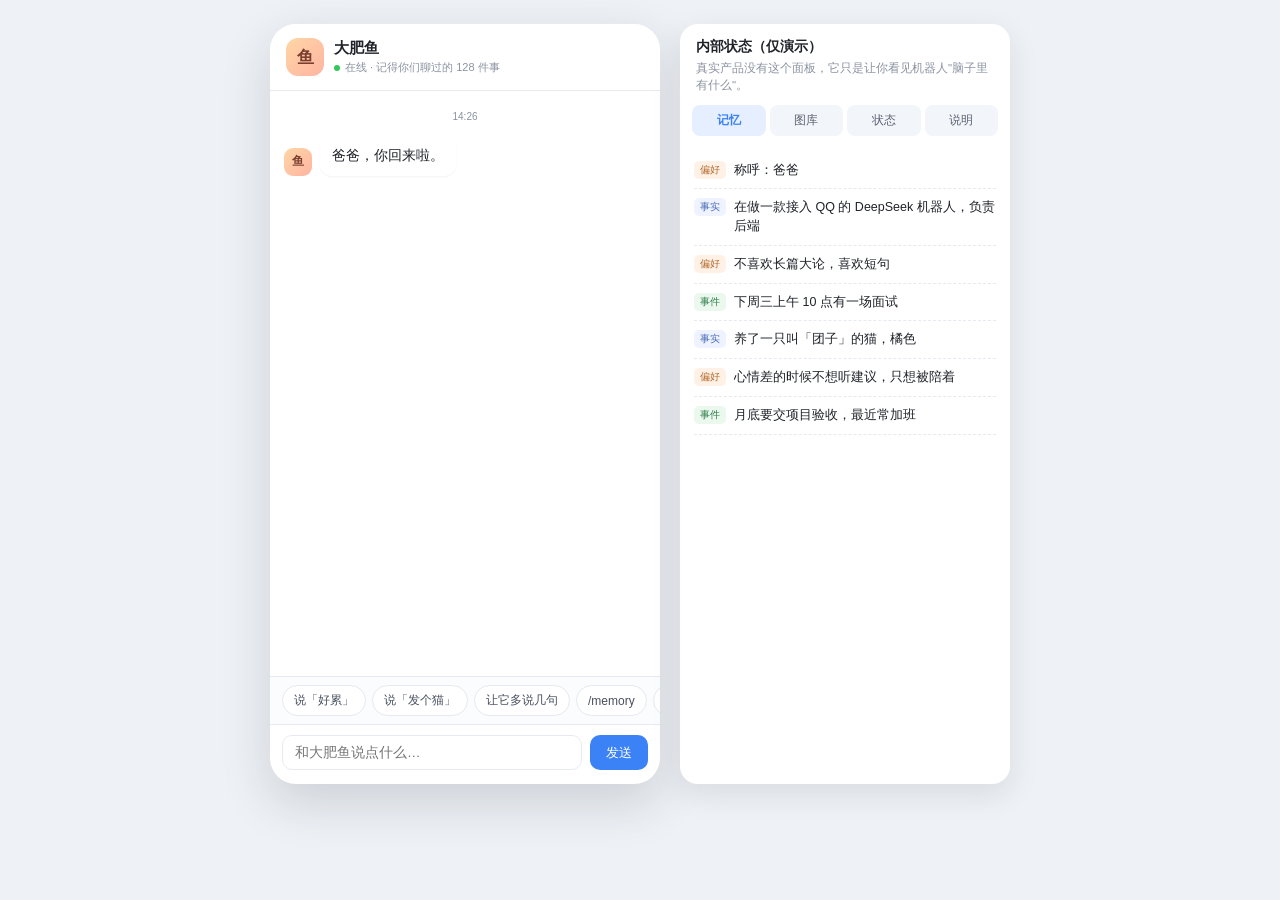
<file: docs/design/chat-demo.html>
<!doctype html>
<html lang="zh-CN">
<head>
<meta charset="utf-8">
<meta name="viewport" content="width=device-width, initial-scale=1">
<title>大肥鱼 · 交互演示</title>
<style>
  :root{
    --bg:#eef1f6;
    --card:#fff;
    --ink:#1f2329;
    --muted:#8b93a1;
    --line:#e6e9ef;
    --me:#95ec69;
    --she:#ffffff;
    --accent:#3b82f6;
    --warm:#ffb4a2;
  }
  *{box-sizing:border-box;}
  body{
    margin:0;background:var(--bg);color:var(--ink);
    font-family:-apple-system,BlinkMacSystemFont,"Segoe UI","PingFang SC","Microsoft YaHei",sans-serif;
    display:flex;justify-content:center;padding:24px 16px 40px;
  }
  .app{display:flex;gap:20px;align-items:flex-start;max-width:1000px;width:100%;justify-content:center;}

  /* ---------- 手机 ---------- */
  .phone{
    width:390px;height:760px;background:var(--card);border-radius:26px;overflow:hidden;
    display:flex;flex-direction:column;box-shadow:0 18px 50px rgba(31,35,41,.16);flex:0 0 auto;
  }
  .topbar{
    display:flex;align-items:center;gap:10px;padding:14px 16px;border-bottom:1px solid var(--line);
    background:rgba(255,255,255,.9);backdrop-filter:blur(8px);
  }
  .avatar{
    width:38px;height:38px;border-radius:12px;display:grid;place-items:center;
    background:linear-gradient(135deg,#ffd6a5,#ffb4a2);color:#7a3e2f;font-weight:700;font-size:17px;
    flex:0 0 auto;
  }
  .topbar h1{font-size:15px;margin:0;font-weight:600;}
  .topbar .sub{font-size:11px;color:var(--muted);margin-top:2px;display:flex;align-items:center;gap:5px;}
  .dot{width:6px;height:6px;border-radius:50%;background:#34c759;}

  .chat{flex:1;overflow-y:auto;padding:16px 14px 8px;display:flex;flex-direction:column;gap:12px;scroll-behavior:smooth;}
  .chat::-webkit-scrollbar{width:5px;}
  .chat::-webkit-scrollbar-thumb{background:#d9dee7;border-radius:3px;}

  .row{display:flex;gap:8px;align-items:flex-end;max-width:100%;}
  .row.me{flex-direction:row-reverse;}
  .mini{width:28px;height:28px;border-radius:9px;flex:0 0 auto;display:grid;place-items:center;font-size:12px;
        background:linear-gradient(135deg,#ffd6a5,#ffb4a2);color:#7a3e2f;font-weight:700;}
  .mini.you{background:#dbe7ff;color:#33508a;}

  .bubble{
    max-width:270px;padding:9px 12px;border-radius:12px;font-size:14px;line-height:1.55;
    background:var(--she);box-shadow:0 1px 2px rgba(0,0,0,.05);word-break:break-word;white-space:pre-wrap;
  }
  .me .bubble{background:var(--me);}
  .bubble img{display:block;max-width:190px;border-radius:10px;margin-top:2px;}
  .time{font-size:10px;color:var(--muted);text-align:center;margin:4px 0 2px;}
  .card{
    background:#f7f9fc;border:1px solid var(--line);border-radius:10px;padding:9px 11px;
    font-size:12.5px;line-height:1.6;white-space:pre-wrap;
  }
  .card b{color:#33508a;}

  .quick{
    display:flex;gap:6px;padding:8px 12px;overflow-x:auto;border-top:1px solid var(--line);
    background:#fbfcfe;
  }
  .quick button{
    flex:0 0 auto;border:1px solid var(--line);background:#fff;border-radius:999px;
    padding:6px 11px;font-size:12px;color:#48505e;cursor:pointer;transition:.15s;
  }
  .quick button:hover{border-color:#c9d3e3;color:var(--accent);}

  .inputbar{display:flex;gap:8px;padding:10px 12px 14px;border-top:1px solid var(--line);}
  .inputbar input{
    flex:1;border:1px solid var(--line);border-radius:10px;padding:9px 12px;font-size:13.5px;outline:none;
  }
  .inputbar input:focus{border-color:#b9c8e4;}
  .inputbar button{
    border:0;border-radius:10px;padding:0 16px;background:var(--accent);color:#fff;font-size:13px;cursor:pointer;
  }
  .inputbar button:disabled{opacity:.45;cursor:default;}

  /* ---------- 右侧面板 ---------- */
  .panel{
    width:330px;background:var(--card);border-radius:18px;box-shadow:0 10px 30px rgba(31,35,41,.10);
    overflow:hidden;display:flex;flex-direction:column;height:760px;
  }
  .panel .head{padding:14px 16px 0;}
  .panel .head h2{margin:0;font-size:14px;}
  .panel .head p{margin:4px 0 10px;font-size:11.5px;color:var(--muted);line-height:1.5;}
  .tabs{display:flex;gap:4px;padding:0 12px 10px;}
  .tabs button{
    flex:1;border:0;background:#f2f5fa;border-radius:8px;padding:7px 0;font-size:12px;color:#5b6371;cursor:pointer;
  }
  .tabs button.on{background:#e6efff;color:var(--accent);font-weight:600;}
  .pane{flex:1;overflow-y:auto;padding:6px 14px 16px;}
  .pane[hidden]{display:none;}
  .pane::-webkit-scrollbar{width:5px;}
  .pane::-webkit-scrollbar-thumb{background:#e2e6ee;border-radius:3px;}

  .mem{display:flex;gap:8px;padding:9px 0;border-bottom:1px dashed var(--line);}
  .tag{font-size:10px;padding:2px 6px;border-radius:5px;background:#eef3ff;color:#4a6bb5;height:fit-content;flex:0 0 auto;}
  .tag.pref{background:#fff1e6;color:#b46a2e;}
  .tag.event{background:#eaf8ee;color:#2f7d4a;}
  .mem .txt{font-size:12.5px;line-height:1.5;}

  .grid{display:grid;grid-template-columns:repeat(3,1fr);gap:8px;}
  .grid figure{margin:0;text-align:center;}
  .grid img{width:100%;border-radius:8px;border:1px solid var(--line);display:block;}
  .grid figcaption{font-size:10px;color:var(--muted);margin-top:3px;}

  .kv{display:flex;justify-content:space-between;font-size:12.5px;padding:7px 0;border-bottom:1px solid var(--line);}
  .kv span:first-child{color:var(--muted);}
  .hint{font-size:11.5px;color:var(--muted);line-height:1.65;background:#f7f9fc;border-radius:8px;padding:10px;margin-top:10px;}

  @media (max-width:820px){
    .app{flex-direction:column;align-items:center;}
    .phone{width:100%;max-width:390px;height:620px;}
    .panel{width:100%;max-width:390px;height:auto;max-height:520px;}
  }
</style>
</head>
<body>
<div class="app">
  <!-- ============ 聊天 ============ -->
  <section class="phone">
    <div class="topbar">
      <div class="avatar">鱼</div>
      <div>
        <h1>大肥鱼</h1>
        <div class="sub"><i class="dot"></i>在线 · 记得你们聊过的 128 件事</div>
      </div>
    </div>

    <div class="chat" id="chat"></div>

    <div class="quick">
      <button data-q="今天加班到十点，累死了">说「好累」</button>
      <button data-q="发个猫">说「发个猫」</button>
      <button data-q="给我讲讲你今天干嘛了">让它多说几句</button>
      <button data-q="/memory">/memory</button>
      <button data-q="/status">/status</button>
      <button data-q="/reset">/reset</button>
      <button data-q="__proactive__">模拟三天没聊</button>
    </div>

    <div class="inputbar">
      <input id="inp" placeholder="和大肥鱼说点什么…" autocomplete="off">
      <button id="send">发送</button>
    </div>
  </section>

  <!-- ============ 演示面板 ============ -->
  <aside class="panel">
    <div class="head">
      <h2>内部状态（仅演示）</h2>
      <p>真实产品没有这个面板，它只是让你看见机器人"脑子里有什么"。</p>
    </div>
    <div class="tabs">
      <button class="on" data-tab="mem">记忆</button>
      <button data-tab="img">图库</button>
      <button data-tab="stat">状态</button>
      <button data-tab="note">说明</button>
    </div>

    <div class="pane" id="pane-mem"></div>

    <div class="pane" id="pane-img" hidden>
      <div class="grid" id="imggrid"></div>
      <div class="hint">这些是占位图。真实使用中，你发过的表情包会自动收进来，并可用 <code>/tag</code> 命名。</div>
    </div>

    <div class="pane" id="pane-stat" hidden>
      <div class="kv"><span>模型</span><span id="s-model">deepseek-v4.1-flash1017</span></div>
      <div class="kv"><span>今日对话</span><span id="s-msgs">0 条</span></div>
      <div class="kv"><span>累计 tokens</span><span id="s-tokens">0</span></div>
      <div class="kv"><span>记忆条目</span><span id="s-mem">0</span></div>
      <div class="kv"><span>图库</span><span id="s-img">6 张</span></div>
      <div class="kv"><span>今日主动消息</span><span id="s-pro">0 / 3</span></div>
      <div class="kv"><span>静默时段</span><span>23:00 – 09:00</span></div>
      <div class="kv"><span>"正在输入"</span><span>已关闭</span></div>
      <div class="hint">主动消息有四道闸门：每日 ≤3 条、仅 09:00–23:00、间隔 ≥4 小时、你正在聊天时不打扰。</div>
    </div>

    <div class="pane" id="pane-note" hidden>
      <div class="hint" style="margin-top:2px">
        <b>这是纯前端演示</b><br>
        · 没有后端，回复来自预设脚本，不是真实模型<br>
        · 分段延迟、图片、指令都为模拟<br>
        · 目的是让你判断<b>交互节奏与信息密度</b>是否合适<br><br>
        <b>真实产品只有左边这个 QQ 窗口</b>，没有任何管理界面。
      </div>
      <div class="hint">
        <b>怎么试</b><br>
        · 发一句「好累」，看它先关心还是先讲道理<br>
        · 发「发个猫」，看图文混排<br>
        · 点「让它多说几句」，看长回复如何拆条<br>
        · 点「模拟三天没聊」，看主动消息的样子<br>
        · 发 /memory /status /reset，看指令返回
      </div>
    </div>
  </aside>
</div>

<script>
(function(){
  "use strict";

  const chatEl  = document.getElementById('chat');
  const inpEl   = document.getElementById('inp');
  const sendEl  = document.getElementById('send');
  const imggrid = document.getElementById('imggrid');

  const IMGS = {
    cat:      '../../assets/seed-images/cat.png',
    happy:    '../../assets/seed-images/happy.png',
    sleepy:   '../../assets/seed-images/sleepy.png',
    sad:      '../../assets/seed-images/sad.png',
    thanks:   '../../assets/seed-images/thanks.png',
    thinking: '../../assets/seed-images/thinking.png'
  };

  const state = {
    tokens: 0,
    msgs: 0,
    proactiveToday: 0,
    sign: 14 * 60 + 24,
    memories: [
      {kind:'pref',  text:'称呼：爸爸'},
      {kind:'fact',  text:'在做一款接入 QQ 的 DeepSeek 机器人，负责后端'},
      {kind:'pref',  text:'不喜欢长篇大论，喜欢短句'},
      {kind:'event', text:'下周三上午 10 点有一场面试'},
      {kind:'fact',  text:'养了一只叫「团子」的猫，橘色'},
      {kind:'pref',  text:'心情差的时候不想听建议，只想被陪着'},
      {kind:'event', text:'月底要交项目验收，最近常加班'}
    ]
  };

  const sleep = ms => new Promise(r => setTimeout(r, ms));
  const now = () => {
    state.sign += 1 + Math.floor(Math.random()*2);
    const h = String(Math.floor(state.sign/60) % 24).padStart(2,'0');
    const m = String(state.sign % 60).padStart(2,'0');
    return h + ':' + m;
  };

  /* ---------------- 渲染 ---------------- */
  function stamp(){
    const d = document.createElement('div');
    d.className = 'time';
    d.textContent = now();
    chatEl.appendChild(d);
    scrollDown();
  }

  function bubble(side, html, isCard){
    const row = document.createElement('div');
    row.className = 'row' + (side === 'me' ? ' me' : '');

    const av = document.createElement('div');
    av.className = 'mini' + (side === 'me' ? ' you' : '');
    av.textContent = side === 'me' ? '你' : '鱼';

    const b = document.createElement('div');
    b.className = 'bubble';
    if(isCard){
      b.style.background = 'transparent';
      b.style.padding = '0';
      b.style.boxShadow = 'none';
      b.innerHTML = '<div class="card">' + html + '</div>';
    } else {
      b.innerHTML = html;
    }

    row.appendChild(av);
    row.appendChild(b);
    chatEl.appendChild(row);
    scrollDown();
  }

  function imageBubble(src, cap){
    const row = document.createElement('div');
    row.className = 'row';
    const av = document.createElement('div');
    av.className = 'mini';
    av.textContent = '鱼';
    const b = document.createElement('div');
    b.className = 'bubble';
    b.style.padding = '5px';
    const im = document.createElement('img');
    im.src = src;
    im.alt = cap || 'image';
    b.appendChild(im);
    row.appendChild(av);
    row.appendChild(b);
    chatEl.appendChild(row);
    scrollDown();
  }

  function scrollDown(){
    requestAnimationFrame(() => { chatEl.scrollTop = chatEl.scrollHeight; });
  }

  /* ---------------- 记忆面板 ---------------- */
  function renderMem(){
    const pane = document.getElementById('pane-mem');
    pane.innerHTML = '';
    const map = {pref:'偏好', fact:'事实', event:'事件'};
    state.memories.forEach(m => {
      const d = document.createElement('div');
      d.className = 'mem';
      d.innerHTML = '<span class="tag ' + m.kind + '">' + map[m.kind] + '</span>'
                  + '<div class="txt">' + escapeHtml(m.text) + '</div>';
      pane.appendChild(d);
    });
    document.getElementById('s-mem').textContent = state.memories.length;
  }

  function renderImg(){
    imggrid.innerHTML = '';
    Object.keys(IMGS).forEach(k => {
      const f = document.createElement('figure');
      const im = document.createElement('img');
      im.src = IMGS[k]; im.alt = k;
      const cap = document.createElement('figcaption');
      cap.textContent = k;
      f.appendChild(im); f.appendChild(cap);
      imggrid.appendChild(f);
    });
    document.getElementById('s-img').textContent = Object.keys(IMGS).length + ' 张';
  }

  function renderStat(){
    document.getElementById('s-msgs').textContent   = state.msgs + ' 条';
    document.getElementById('s-tokens').textContent = state.tokens;
    document.getElementById('s-pro').textContent    = state.proactiveToday + ' / 3';
  }

  function escapeHtml(s){
    return String(s).replace(/[&<>"]/g, c => ({'&':'&amp;','<':'&lt;','>':'&gt;','"':'&quot;'}[c]));
  }

  /* ---------------- 回复逻辑（脚本模拟） ---------------- */
  function pick(arr){ return arr[Math.floor(Math.random()*arr.length)]; }

  function replyTo(text){
    const t = text.trim();

    if(t === '/memory'){
      const lines = state.memories.map((m,i) =>
        (i+1) + '. [' + ({pref:'偏好',fact:'事实',event:'事件'}[m.kind]) + '] ' + m.text
      ).join('\n');
      return {card:'<b>我记得这些事：</b>\n' + escapeHtml(lines)};
    }

    if(t === '/status'){
      return {card:
        '<b>运行状态</b>\n' +
        '模型：deepseek-v4.1-flash1017\n' +
        '今日对话：' + state.msgs + ' 条\n' +
        '累计 tokens：' + state.tokens + '\n' +
        '记忆：' + state.memories.length + ' 条 · 图库：6 张\n' +
        '主动消息：' + state.proactiveToday + '/3（今日）'};
    }

    if(t === '/reset'){
      return {parts:['好，我把刚才的对话忘掉啦。','不过你的事我还是记得的呀。']};
    }

    if(t.startsWith('/forget')){
      const kw = t.replace('/forget','').trim();
      if(!kw) return {parts:['要忘掉哪件事呀？跟我说个关键词嘛。']};
      const before = state.memories.length;
      state.memories = state.memories.filter(m => !m.text.includes(kw));
      const n = before - state.memories.length;
      renderMem(); renderStat();
      return {parts:[n ? ('唔…删掉 ' + n + ' 条关于「' + kw + '」的记忆了。') : ('我好像没有关于「' + kw + '」的记忆呀。')]};
    }

    if(t.startsWith('/tag')){
      const name = t.replace('/tag','').trim();
      if(!name) return {parts:['给哪张呀？先说个名字嘛。']};
      return {parts:['标好啦，以后说到「' + name + '」我就有图可以发啦。']};
    }

    if(t.startsWith('/img')){
      return {card:'<b>图库（6 张）</b>\n1. cat（猫）\n2. happy（开心）\n3. sleepy（困）\n4. sad（难过）\n5. thanks（谢谢）\n6. thinking（思考）'};
    }

    // 聊天
    if(/累|加班|困|辛苦|烦|难受|疲/.test(t)){
      state.memories.push({kind:'event', text:'最近很累（' + now() + ' 提到）'});
      renderMem(); renderStat();
      return {parts:[
        '唔…听着就好累呀。',
        '先去洗个热水澡嘛，别一直坐着。',
        '今天有好好吃饭吗？'
      ]};
    }

    if(/发个猫|猫图|看猫/.test(t)){
      return {parts:['喏，给你。','这只最像团子了嘿嘿。'], img:'cat'};
    }

    if(/讲|故事|多说|干嘛/.test(t)){
      return {parts:[
        '唔…今天其实没什么特别的呀。',
        '下午画了一会儿画，本来想画只猫，结果腿画歪了。',
        '然后就趴在桌上睡着了，醒来发现笔还在手里。'
      ]};
    }

    if(/吃饭|饿|吃|甜品|蛋糕/.test(t)){
      return {parts:['诶 说到吃的我就精神了。','想吃那家新开的甜品店…不过要等你有空啦。']};
    }

    if(/画|草稿/.test(t)){
      return {parts:['嘿嘿 我昨天画了张草稿。','一只胖胖的鱼，背上有猫耳朵，怪怪的但又有点可爱。']};
    }

    if(/^你好|在吗|嗨|hi|hello/i.test(t)){
      return {parts:['在的呀。','今天怎么样？']};
    }

    if(/晚安|睡了|睡觉/.test(t)){
      return {parts:['唔 这么晚啦。','早点睡嘛，别熬了。晚安。']};
    }

    if(/考试|作业|学习|面试|工作/.test(t)){
      return {parts:['这个我不太懂…不过听起来就很费脑子。','别太逼自己啦。']};
    }

    return {parts:[pick([
      '唔…',
      '嘿嘿，我在听。',
      '嗯嗯，然后呢？',
      '这样呀。'
    ]), pick([
      '你今天还好吗？',
      '记得喝水哦。',
      '我刚刚走神了一下，你刚说什么？'
    ])]};
  }

  /* ---------------- 发送流程 ---------------- */
  let busy = false;

  async function botRespond(spec){
    await sleep(420 + Math.random()*380);        // 模拟思考
    const parts = spec.card ? [spec.card] : spec.parts;

    for(let i = 0; i < parts.length; i++){
      if(i > 0) await sleep(1500);               // 分段间隔 1.5s
      bubble('her', parts[i], !!spec.card);
      state.tokens += 40 + Math.floor(Math.random()*60);
      renderStat();
    }

    if(spec.img && IMGS[spec.img]){
      await sleep(900);
      imageBubble(IMGS[spec.img], spec.img);
      state.tokens += 220;
      renderStat();
    }
  }

  async function userSend(text){
    if(busy || !text.trim()) return;
    busy = true;
    sendEl.disabled = true;

    bubble('me', escapeHtml(text));
    state.msgs++;
    state.tokens += 20 + Math.floor(text.length * 0.6);
    renderStat();

    await botRespond(replyTo(text));

    if(/累|加班/.test(text)){
      // 主动补一张，演示"察觉到情绪会配图"
      await sleep(700);
      imageBubble(IMGS.sleepy, 'sleepy');
    }

    busy = false;
    sendEl.disabled = false;
    inpEl.focus();
  }

  /* ---------------- 主动消息 ---------------- */
  async function proactiveDemo(){
    if(busy) return;
    busy = true; sendEl.disabled = true;

    const d = document.createElement('div');
    d.className = 'time';
    d.textContent = '—— 三天后 ——';
    chatEl.appendChild(d);
    scrollDown();

    await sleep(900);
    bubble('her', '唔…好久没说话了呀。');
    state.proactiveToday++;
    renderStat();

    await sleep(1600);
    bubble('her', '你那个项目验收…是不是快到了？有点担心你。');

    await sleep(1500);
    imageBubble(IMGS.thinking, 'thinking');

    state.tokens += 180;
    renderStat();

    busy = false; sendEl.disabled = false;
  }

  /* ---------------- 事件绑定 ---------------- */
  sendEl.addEventListener('click', () => {
    const v = inpEl.value;
    inpEl.value = '';
    userSend(v);
  });

  inpEl.addEventListener('keydown', e => {
    if(e.key === 'Enter' && !e.isComposing) sendEl.click();
  });

  document.querySelectorAll('.quick button').forEach(btn => {
    btn.addEventListener('click', () => {
      const q = btn.dataset.q;
      if(q === '__proactive__') proactiveDemo();
      else userSend(q);
    });
  });

  document.querySelectorAll('.tabs button').forEach(btn => {
    btn.addEventListener('click', () => {
      document.querySelectorAll('.tabs button').forEach(b => b.classList.remove('on'));
      btn.classList.add('on');
      ['mem','img','stat','note'].forEach(k => {
        document.getElementById('pane-' + k).hidden = (k !== btn.dataset.tab);
      });
    });
  });

  /* ---------------- 初始内容 ---------------- */
  renderMem(); renderImg(); renderStat();

  (async function init(){
    stamp();
    await sleep(300);
    bubble('her', '爸爸，你回来啦。');
    await sleep(1300);
    bubble('her', '今天路上看到一只好小好小的猫。');
    await sleep(1500);
    imageBubble(IMGS.cat, 'cat');
    await sleep(900);
    stamp();
    bubble('me', '回来啦，今天有点累');
    await sleep(900);
    bubble('her', '唔…那先别忙了嘛。');
  })();
})();
</script>
</body>
</html>
</file>
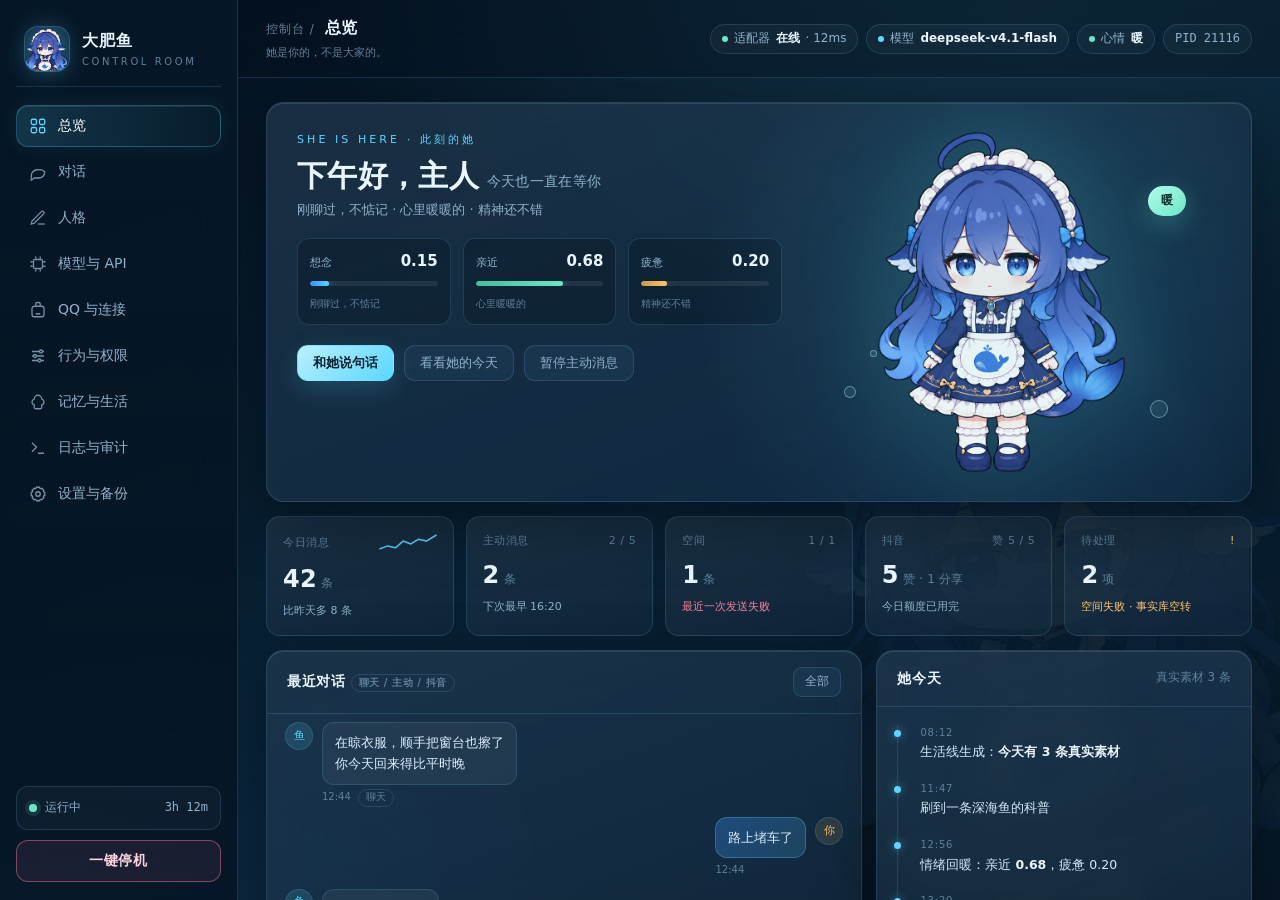
<file: docs/design/ui-mockup.html>
<!doctype html>
<html lang="zh-CN">
<head>
<meta charset="utf-8">
<meta name="viewport" content="width=device-width, initial-scale=1">
<title>大肥鱼 · 控制台</title>
<style>
:root{
  --bg-0:#05111f; --bg-1:#082033;
  --panel:rgba(12,36,58,.62); --panel-strong:rgba(8,25,42,.9);
  --line:rgba(126,200,255,.16); --line-strong:rgba(126,200,255,.34);
  --text:#eaf6ff; --muted:#8fb3cc; --faint:#5e819b;
  --cyan:#5ad7ff; --blue:#3a8dff; --mint:#6be7c4; --amber:#ffc46b; --rose:#ff7e9d;
  --radius:18px; --shadow:0 20px 60px rgba(0,0,0,.35);
}
*{box-sizing:border-box}
html,body{height:100%}
body{
  margin:0; color:var(--text); font:14px/1.65 "HarmonyOS Sans SC","Microsoft YaHei UI","PingFang SC",system-ui,sans-serif;
  background:
    radial-gradient(1200px 700px at 78% -10%, rgba(90,215,255,.16), transparent 60%),
    radial-gradient(900px 600px at 8% 110%, rgba(58,141,255,.14), transparent 60%),
    linear-gradient(160deg,var(--bg-0),var(--bg-1) 55%,#061725);
  overflow:hidden;
}
body::before{
  content:""; position:fixed; inset:0; pointer-events:none; opacity:.35;
  background-image:linear-gradient(rgba(126,200,255,.045) 1px,transparent 1px),
                   linear-gradient(90deg,rgba(126,200,255,.045) 1px,transparent 1px);
  background-size:48px 48px;
  mask-image:radial-gradient(circle at 60% 30%,#000 0%,transparent 75%);
}
button,input,textarea,select{font:inherit;color:inherit}
button{cursor:pointer}
a{color:var(--cyan);text-decoration:none}
.mono{font-family:"JetBrains Mono",Consolas,monospace}
.app{display:flex;height:100vh;position:relative;z-index:1}

/* ---------- sidebar ---------- */
.sidebar{
  width:238px;flex:0 0 238px;display:flex;flex-direction:column;gap:18px;
  padding:22px 16px 18px;background:linear-gradient(180deg,rgba(7,24,40,.86),rgba(5,17,31,.72));
  border-right:1px solid var(--line);backdrop-filter:blur(22px);
}
.brand{display:flex;align-items:center;gap:12px;padding:4px 8px 14px;border-bottom:1px solid var(--line)}
.fish-mini{width:46px;height:46px;flex:none;border-radius:14px;object-fit:cover;object-position:50% 6%;background:radial-gradient(circle at 50% 35%,rgba(90,215,255,.22),rgba(90,215,255,.04));border:1px solid rgba(126,200,255,.22);filter:drop-shadow(0 0 12px rgba(90,215,255,.35))}
.brand b{display:block;font-size:16px;letter-spacing:.06em}
.brand span{display:block;font-size:10px;color:var(--faint);letter-spacing:.26em}
.nav{display:flex;flex-direction:column;gap:4px}
.nav button{
  display:flex;align-items:center;gap:11px;width:100%;height:42px;padding:0 12px;
  border:1px solid transparent;border-radius:12px;background:transparent;color:var(--muted);
  text-align:left;transition:.18s;
}
.nav button svg{width:18px;height:18px;flex:none;opacity:.8}
.nav button:hover{background:rgba(126,200,255,.06);color:var(--text)}
.nav button.active{
  color:#fff;border-color:rgba(90,215,255,.28);
  background:linear-gradient(90deg,rgba(90,215,255,.16),rgba(90,215,255,.03));
  box-shadow:inset 0 1px 0 rgba(255,255,255,.08),0 0 24px rgba(90,215,255,.08);
}
.nav button.active svg{opacity:1;color:var(--cyan)}
.side-foot{margin-top:auto;display:flex;flex-direction:column;gap:10px}
.run{display:flex;align-items:center;gap:8px;padding:11px 12px;border:1px solid var(--line);border-radius:12px;background:rgba(255,255,255,.03);font-size:12px;color:var(--muted)}
.dot{width:8px;height:8px;border-radius:50%;background:var(--mint);box-shadow:0 0 0 4px rgba(107,231,196,.12);animation:pulse 2.6s infinite}
@keyframes pulse{50%{box-shadow:0 0 0 7px rgba(107,231,196,0)}}
.stop{
  height:42px;border-radius:12px;border:1px solid rgba(255,126,157,.45);
  background:rgba(255,126,157,.08);color:#ffd3dd;font-weight:600;letter-spacing:.04em;
}
.stop:hover{background:rgba(255,126,157,.16)}

/* ---------- main ---------- */
main{flex:1;min-width:0;display:flex;flex-direction:column}
.topbar{
  height:78px;flex:none;display:flex;align-items:center;justify-content:space-between;gap:18px;
  padding:0 28px;border-bottom:1px solid var(--line);background:rgba(5,17,31,.35);backdrop-filter:blur(18px);
}
.crumb{font-size:12px;color:var(--faint);letter-spacing:.08em}
.crumb b{color:var(--text);font-size:16px;letter-spacing:0;margin-left:6px}
.sub{font-size:11px;color:var(--faint);margin-top:2px}
.chips{display:flex;align-items:center;gap:8px;flex-wrap:wrap;justify-content:flex-end}
.chip{display:inline-flex;align-items:center;gap:6px;height:30px;padding:0 11px;border:1px solid var(--line);border-radius:999px;background:rgba(255,255,255,.035);font-size:12px;color:var(--muted);white-space:nowrap}
.chip b{color:var(--text);font-weight:600}
.chip.ok .dot{background:var(--mint)} .chip.warn .dot{background:var(--amber)} .chip.bad .dot{background:var(--rose)}
.chip .dot{width:6px;height:6px;box-shadow:none;animation:none}
.content{flex:1;overflow:auto;padding:24px 28px 40px;scroll-behavior:smooth}
.page{display:none;max-width:1500px;margin:0 auto}
.page.active{display:block;animation:fade .28s ease}
@keyframes fade{from{opacity:0;transform:translateY(6px)}to{opacity:1;transform:none}}
.page-head{display:flex;align-items:flex-end;justify-content:space-between;gap:16px;margin-bottom:18px}
.page-head h1{margin:0;font-size:24px;letter-spacing:.02em}
.page-head p{margin:4px 0 0;color:var(--muted);font-size:12px}

/* ---------- cards ---------- */
.card{
  position:relative;border:1px solid var(--line);border-radius:var(--radius);
  background:linear-gradient(160deg,rgba(255,255,255,.075),rgba(255,255,255,.025)),var(--panel);
  box-shadow:inset 0 1px 0 rgba(255,255,255,.1),var(--shadow);backdrop-filter:blur(18px) saturate(140%);
}
.card.pad{padding:20px}
.card h2{margin:0;font-size:14px;letter-spacing:.04em}
.card .hint{color:var(--faint);font-size:12px}
.card-head{display:flex;align-items:center;justify-content:space-between;gap:12px;padding:16px 20px;border-bottom:1px solid var(--line)}
.section-title{display:flex;align-items:center;gap:9px;font-size:13px;color:var(--muted);letter-spacing:.06em;margin:24px 0 12px}
.section-title::before{content:"";width:5px;height:5px;border-radius:50%;background:var(--cyan);box-shadow:0 0 10px var(--cyan)}

/* ---------- hero ---------- */
.hero{display:grid;grid-template-columns:minmax(0,1.05fr) minmax(0,.95fr);min-height:286px;overflow:hidden;padding:28px 30px}
.hero::after{content:"";position:absolute;right:-10%;top:-40%;width:70%;height:180%;background:radial-gradient(circle,rgba(90,215,255,.16),transparent 62%);pointer-events:none}
.eyebrow{font-size:11px;letter-spacing:.28em;color:var(--cyan);text-transform:uppercase}
.hero h1{margin:8px 0 4px;font-size:30px;line-height:1.25;letter-spacing:.01em}
.hero h1 small{font-size:14px;color:var(--muted);font-weight:400;margin-left:8px}
.mood-line{color:var(--muted);font-size:13px;margin:0 0 18px}
.mood-grid{display:grid;grid-template-columns:repeat(3,1fr);gap:12px;max-width:560px}
.mood{padding:10px 12px;border:1px solid var(--line);border-radius:12px;background:rgba(3,14,24,.28)}
.mood .m-label{display:flex;justify-content:space-between;align-items:baseline;font-size:11px;color:var(--muted)}
.mood .m-label b{font-size:15px;color:var(--text)}
.track{height:5px;border-radius:99px;background:rgba(255,255,255,.08);overflow:hidden;margin:7px 0 5px}
.track i{display:block;height:100%;border-radius:99px;background:linear-gradient(90deg,var(--blue),var(--cyan));box-shadow:0 0 12px rgba(90,215,255,.45)}
.mood:nth-child(2) .track i{background:linear-gradient(90deg,#3fbf9a,var(--mint))}
.mood:nth-child(3) .track i{background:linear-gradient(90deg,#c99a46,var(--amber))}
.mood small{font-size:10px;color:var(--faint)}
.hero-actions{display:flex;gap:10px;margin-top:20px;flex-wrap:wrap}
.hero-art{position:relative;display:flex;align-items:center;justify-content:center;min-height:220px}
.fish-hero{height:clamp(280px,38vh,420px);width:auto;max-width:100%;object-fit:contain;filter:drop-shadow(0 18px 40px rgba(0,0,0,.35)) drop-shadow(0 0 38px rgba(90,215,255,.28));animation:float 6s ease-in-out infinite}
@keyframes float{50%{transform:translateY(-9px)}}
.badge-warm{
  position:absolute;right:8%;top:16%;padding:5px 13px;border-radius:999px;font-size:12px;font-weight:600;
  color:#06231d;background:linear-gradient(135deg,#b8ffe8,var(--mint));box-shadow:0 8px 26px rgba(107,231,196,.3);
}
.bubble{position:absolute;border-radius:50%;border:1px solid rgba(173,235,255,.45);background:rgba(173,235,255,.08)}
.bubble.b1{width:12px;height:12px;left:14%;bottom:22%}
.bubble.b2{width:7px;height:7px;left:20%;bottom:34%}
.bubble.b3{width:18px;height:18px;right:12%;bottom:16%}

/* ---------- buttons ---------- */
.btn{
  display:inline-flex;align-items:center;justify-content:center;gap:7px;height:36px;padding:0 15px;
  border-radius:11px;border:1px solid rgba(90,215,255,.36);color:#04202c;font-weight:600;font-size:13px;
  background:linear-gradient(135deg,#b9f0ff,var(--cyan));box-shadow:0 8px 24px rgba(90,215,255,.18);
}
.btn:hover{filter:brightness(1.06)}
.btn.ghost{background:rgba(126,200,255,.06);color:var(--muted);border-color:var(--line);box-shadow:none;font-weight:500}
.btn.ghost:hover{color:var(--text);border-color:var(--line-strong)}
.btn.danger{background:rgba(255,126,157,.1);border-color:rgba(255,126,157,.45);color:#ffd3dd;box-shadow:none}
.btn.sm{height:30px;padding:0 11px;font-size:12px;border-radius:9px}

/* ---------- stat row ---------- */
.stat-row{display:grid;grid-template-columns:repeat(5,1fr);gap:12px;margin-top:14px}
.stat{padding:15px 16px;border:1px solid var(--line);border-radius:14px;background:linear-gradient(160deg,rgba(255,255,255,.065),rgba(255,255,255,.02)),var(--panel)}
.stat .s-top{display:flex;align-items:center;justify-content:space-between;color:var(--faint);font-size:11px;letter-spacing:.05em}
.stat .s-val{font-size:24px;font-weight:700;margin-top:6px;letter-spacing:.01em}
.stat .s-val span{font-size:12px;color:var(--faint);font-weight:400;margin-left:4px}
.stat .s-sub{font-size:11px;color:var(--muted);margin-top:2px}
.stat .s-sub.bad{color:var(--rose)} .stat .s-sub.warn{color:var(--amber)}
.spark{width:58px;height:22px;opacity:.85}
.spark polyline{fill:none;stroke:var(--cyan);stroke-width:1.6;stroke-linecap:round;stroke-linejoin:round}

/* ---------- grid ---------- */
.grid-main{display:grid;grid-template-columns:minmax(0,1.35fr) minmax(0,.85fr);gap:14px;margin-top:14px}
.grid-bottom{display:grid;grid-template-columns:minmax(0,1fr) minmax(0,1fr);gap:14px;margin-top:14px}
@media(max-width:1240px){.stat-row{grid-template-columns:repeat(3,1fr)}.grid-main,.grid-bottom{grid-template-columns:1fr}}
@media(max-width:1080px){.hero{grid-template-columns:1fr}.hero-art{display:none}.sidebar{width:76px;flex-basis:76px;padding:20px 10px}.brand div,.nav span,.side-foot .run span:not(.dot),.stop{display:none}.nav button{justify-content:center;padding:0}.brand{justify-content:center}.fish-mini{width:42px}}

/* ---------- chat preview ---------- */
.msg-list{padding:8px 18px 14px;display:flex;flex-direction:column;gap:10px;max-height:330px;overflow:auto}
.msg{display:flex;gap:9px;max-width:88%}
.msg .avatar{width:28px;height:28px;flex:none;border-radius:50%;border:1px solid var(--line);background:rgba(90,215,255,.14);display:grid;place-items:center;font-size:11px;color:var(--cyan)}
.msg .bubble-txt{padding:9px 12px;border-radius:12px;background:rgba(255,255,255,.055);border:1px solid var(--line);font-size:13px;color:#dcefff;white-space:pre-wrap}
.msg .meta{display:flex;gap:7px;align-items:center;font-size:10px;color:var(--faint);margin-top:4px}
.msg.me{align-self:flex-end;flex-direction:row-reverse}
.msg.me .bubble-txt{background:linear-gradient(135deg,rgba(58,141,255,.32),rgba(90,215,255,.16));border-color:rgba(90,215,255,.28)}
.msg.me .avatar{background:rgba(255,196,107,.12);color:var(--amber)}
.tag{display:inline-flex;height:18px;align-items:center;padding:0 7px;border-radius:99px;font-size:10px;border:1px solid var(--line);color:var(--faint)}
.tag.proactive{color:var(--mint);border-color:rgba(107,231,196,.3)}
.tag.qzone{color:var(--amber);border-color:rgba(255,196,107,.3)}
.tag.douyin{color:#ffa8df;border-color:rgba(255,168,223,.3)}
.tag.sys{color:var(--faint)}

/* ---------- timeline ---------- */
.timeline{padding:18px 20px;display:flex;flex-direction:column;gap:0}
.tl-item{position:relative;padding:0 0 18px 22px;border-left:1px solid var(--line)}
.tl-item:last-child{padding-bottom:0;border-left-color:transparent}
.tl-item::before{content:"";position:absolute;left:-4px;top:5px;width:7px;height:7px;border-radius:50%;background:var(--cyan);box-shadow:0 0 10px rgba(90,215,255,.6)}
.tl-item.warn::before{background:var(--amber);box-shadow:0 0 10px rgba(255,196,107,.6)}
.tl-time{font-size:10px;color:var(--faint);letter-spacing:.08em}
.tl-text{font-size:12.5px;color:#d5e9f7;margin-top:1px}
.tl-text b{color:var(--text)}

/* ---------- health / alerts ---------- */
.health{padding:16px 20px;display:grid;grid-template-columns:1fr 1fr;gap:14px}
.h-row{display:flex;align-items:center;justify-content:space-between;gap:10px;padding:9px 11px;border:1px solid var(--line);border-radius:10px;background:rgba(0,0,0,.12)}
.h-name{font-size:12px;color:var(--muted)}
.h-val{font-size:12px;color:var(--text)}
.alerts{padding:12px 16px 16px;display:flex;flex-direction:column;gap:8px}
.alert{display:flex;gap:10px;align-items:flex-start;padding:10px 12px;border-radius:10px;border:1px solid rgba(255,196,107,.25);background:rgba(255,196,107,.06)}
.alert.bad{border-color:rgba(255,126,157,.3);background:rgba(255,126,157,.06)}
.alert .a-dot{width:7px;height:7px;border-radius:50%;background:var(--amber);margin-top:7px;flex:none}
.alert.bad .a-dot{background:var(--rose)}
.alert b{display:block;font-size:12px;color:#ffe6c2}
.alert.bad b{color:#ffd3dd}
.alert small{display:block;font-size:11px;color:var(--faint);margin-top:1px}

/* ---------- forms ---------- */
.field{display:flex;flex-direction:column;gap:6px;margin-bottom:14px}
.field label{font-size:11px;color:var(--muted);letter-spacing:.04em}
.field .help{font-size:10px;color:var(--faint)}
.input,textarea.input,select.input{
  width:100%;height:40px;padding:0 12px;border-radius:11px;border:1px solid var(--line);
  background:rgba(3,14,24,.42);color:var(--text);outline:none;transition:.16s;
}
textarea.input{height:auto;min-height:120px;padding:11px 12px;resize:vertical;line-height:1.7}
.input:focus{border-color:rgba(90,215,255,.55);box-shadow:0 0 0 3px rgba(90,215,255,.1)}
.input::placeholder{color:var(--faint)}
.grid-form{display:grid;grid-template-columns:1fr 1fr;gap:0 14px}
.grid-form .full{grid-column:1/-1}
.form-card{padding:20px}
.form-actions{display:flex;gap:10px;align-items:center;margin-top:6px;flex-wrap:wrap}

/* ---------- switch ---------- */
.switch{position:relative;display:inline-flex;width:42px;height:24px;flex:none}
.switch input{opacity:0;width:0;height:0}
.switch i{position:absolute;inset:0;border-radius:99px;background:rgba(255,255,255,.13);border:1px solid var(--line);transition:.2s}
.switch i::after{content:"";position:absolute;width:16px;height:16px;border-radius:50%;left:3px;top:3px;background:#cfe9f7;transition:.2s}
.switch input:checked + i{background:linear-gradient(90deg,var(--blue),var(--cyan));border-color:transparent}
.switch input:checked + i::after{transform:translateX(18px);background:#04202c}
.toggle-row{display:flex;align-items:center;justify-content:space-between;gap:14px;padding:13px 0;border-bottom:1px solid var(--line)}
.toggle-row:last-child{border-bottom:0}
.toggle-row b{font-size:13px;font-weight:600;display:block}
.toggle-row small{font-size:11px;color:var(--faint);display:block;max-width:560px}

/* ---------- persona ---------- */
.persona-grid{display:grid;grid-template-columns:170px minmax(0,1fr) 340px;gap:14px;align-items:start}
@media(max-width:1280px){.persona-grid{grid-template-columns:150px 1fr}.persona-preview{grid-column:1/-1}}
.outline-card{padding:10px}
.outline-card button{display:block;width:100%;text-align:left;padding:9px 10px;border-radius:9px;border:0;background:transparent;color:var(--muted);font-size:12px}
.outline-card button:hover{background:rgba(126,200,255,.07);color:var(--text)}
.outline-card button.on{background:rgba(90,215,255,.12);color:var(--cyan)}
.editor-card{padding:16px}
.editor-top{display:flex;align-items:center;justify-content:space-between;gap:10px;margin-bottom:10px}
.pill{display:inline-flex;align-items:center;height:24px;padding:0 9px;border-radius:99px;border:1px solid var(--line);font-size:10px;color:var(--muted)}
.pill.cyan{color:var(--cyan);border-color:rgba(90,215,255,.3)}
.preview-card{padding:16px}
.preview-line{font-size:12px;color:var(--faint);margin:12px 0 6px}
.preview-bubble{font-size:12.5px;color:#dcefff;background:rgba(255,255,255,.05);border:1px solid var(--line);border-radius:12px;padding:10px 12px;white-space:pre-wrap}
.version{display:flex;justify-content:space-between;gap:8px;padding:8px 0;border-bottom:1px solid var(--line);font-size:11px;color:var(--muted)}
.version:last-child{border-bottom:0}

/* ---------- providers ---------- */
.provider-row{display:grid;grid-template-columns:repeat(3,1fr);gap:10px;margin-bottom:16px}
.provider{padding:13px 14px;border:1px solid var(--line);border-radius:12px;background:rgba(3,14,24,.3);text-align:left}
.provider b{display:block;font-size:13px}
.provider small{display:block;color:var(--faint);font-size:10px;margin-top:2px}
.provider.on{border-color:rgba(90,215,255,.5);background:rgba(90,215,255,.09);box-shadow:0 0 0 3px rgba(90,215,255,.06)}
.test-box{display:flex;align-items:center;justify-content:space-between;gap:12px;padding:13px 14px;border:1px dashed var(--line-strong);border-radius:12px;background:rgba(90,215,255,.04);margin-top:6px}
.test-box .t-main{font-size:12px;color:var(--muted)}
.test-box .t-main b{color:var(--mint)}

/* ---------- logs ---------- */
.logbar{display:flex;gap:8px;align-items:center;flex-wrap:wrap;padding:14px 16px;border-bottom:1px solid var(--line)}
.logbox{height:520px;overflow:auto;padding:14px 18px;font-family:"JetBrains Mono",Consolas,monospace;font-size:11.5px;line-height:1.9;background:rgba(2,10,18,.5);border-radius:0 0 var(--radius) var(--radius)}
.logline{display:flex;gap:10px;white-space:pre-wrap;word-break:break-word}
.logline .t{color:var(--faint);flex:none}
.logline .lv{flex:none;width:44px;font-weight:700}
.lv.info{color:var(--cyan)} .lv.warn{color:var(--amber)} .lv.err{color:var(--rose)}
.logline .m{color:#cfe6f4}
.logline .src{color:var(--faint)}

/* ---------- misc ---------- */
.two-col{display:grid;grid-template-columns:1fr 1fr;gap:14px}
@media(max-width:1100px){.two-col,.grid-form{grid-template-columns:1fr}}
.list-row{display:flex;align-items:center;justify-content:space-between;gap:12px;padding:11px 0;border-bottom:1px solid var(--line);font-size:12px}
.list-row:last-child{border-bottom:0}
.list-row .lr-main b{display:block;font-size:12.5px}
.list-row .lr-main small{color:var(--faint);font-size:10.5px}
.muted{color:var(--muted)} .faint{color:var(--faint)} .cyan{color:var(--cyan)} .mint{color:var(--mint)} .amber{color:var(--amber)} .rose{color:var(--rose)}
.kv{display:flex;justify-content:space-between;gap:12px;padding:8px 0;border-bottom:1px solid var(--line);font-size:12px}
.kv:last-child{border-bottom:0}
.kv span{color:var(--faint)} .kv b{font-weight:500;color:var(--text)}
.empty{padding:26px;text-align:center;color:var(--faint);font-size:12px}
.divider{height:1px;background:var(--line);margin:16px 0}

/* ---------- modal / toast ---------- */
dialog{border:1px solid var(--line-strong);border-radius:18px;background:var(--panel-strong);color:var(--text);padding:0;width:min(440px,92vw);box-shadow:var(--shadow);backdrop-filter:blur(24px)}
dialog::backdrop{background:rgba(0,6,12,.66);backdrop-filter:blur(4px)}
.dlg-head{padding:18px 20px 0;font-size:16px;font-weight:700}
.dlg-body{padding:12px 20px 20px;color:var(--muted);font-size:12.5px}
.dlg-actions{display:flex;justify-content:flex-end;gap:10px;padding:0 20px 18px}
#toast{position:fixed;right:26px;bottom:24px;display:flex;flex-direction:column;gap:8px;z-index:50}
.toast{padding:11px 14px;border-radius:12px;border:1px solid rgba(90,215,255,.35);background:rgba(8,30,48,.94);color:#dff5ff;font-size:12px;box-shadow:var(--shadow);animation:toastIn .2s ease}
.toast.bad{border-color:rgba(255,126,157,.45)}
@keyframes toastIn{from{opacity:0;transform:translateY(6px)}to{opacity:1;transform:none}}
.watermark{position:fixed;right:-4%;bottom:-12%;height:82vh;width:auto;opacity:.055;pointer-events:none;z-index:0;transform:rotate(-6deg);filter:blur(.4px)}
@media(prefers-reduced-motion:reduce){*{animation:none!important;transition:none!important}}
</style>
</head>
<body>

<img class="watermark" src="../assets/dafeiyu.png" alt="" aria-hidden="true">

<div class="app">
  <aside class="sidebar">
    <div class="brand">
      <img class="fish-mini" src="../assets/dafeiyu.png" alt="大肥鱼">
      <div><b>大肥鱼</b><span>CONTROL ROOM</span></div>
    </div>

    <nav class="nav" aria-label="主导航">
      <button class="active" data-page="overview">
        <svg viewBox="0 0 24 24" fill="none" stroke="currentColor" stroke-width="1.7"><rect x="3" y="3" width="7" height="7" rx="2"/><rect x="14" y="3" width="7" height="7" rx="2"/><rect x="3" y="14" width="7" height="7" rx="2"/><rect x="14" y="14" width="7" height="7" rx="2"/></svg>
        <span>总览</span>
      </button>
      <button data-page="chat">
        <svg viewBox="0 0 24 24" fill="none" stroke="currentColor" stroke-width="1.7"><path d="M21 12a8 8 0 0 1-8 8H7l-4 3v-6a8 8 0 0 1 8-8h2a8 8 0 0 1 8 3Z"/></svg>
        <span>对话</span>
      </button>
      <button data-page="persona">
        <svg viewBox="0 0 24 24" fill="none" stroke="currentColor" stroke-width="1.7"><path d="M12 20h9"/><path d="M16.5 3.5a2.1 2.1 0 0 1 3 3L7 19l-4 1 1-4Z"/></svg>
        <span>人格</span>
      </button>
      <button data-page="model">
        <svg viewBox="0 0 24 24" fill="none" stroke="currentColor" stroke-width="1.7"><rect x="6" y="6" width="12" height="12" rx="2"/><path d="M9 2v3M15 2v3M9 19v3M15 19v3M2 9h3M2 15h3M19 9h3M19 15h3"/></svg>
        <span>模型与 API</span>
      </button>
      <button data-page="qq">
        <svg viewBox="0 0 24 24" fill="none" stroke="currentColor" stroke-width="1.7"><path d="M9 7V4a2 2 0 0 1 2-2h2a2 2 0 0 1 2 2v3"/><rect x="4" y="7" width="16" height="14" rx="3"/><path d="M8 13h.01M16 13h.01M9 17h6"/></svg>
        <span>QQ 与连接</span>
      </button>
      <button data-page="behavior">
        <svg viewBox="0 0 24 24" fill="none" stroke="currentColor" stroke-width="1.7"><path d="M4 6h10M18 6h2M4 12h2M10 12h10M4 18h8M16 18h4"/><circle cx="16" cy="6" r="2"/><circle cx="8" cy="12" r="2"/><circle cx="14" cy="18" r="2"/></svg>
        <span>行为与权限</span>
      </button>
      <button data-page="memory">
        <svg viewBox="0 0 24 24" fill="none" stroke="currentColor" stroke-width="1.7"><path d="M12 3a5 5 0 0 0-5 5c-1.7.6-3 2.2-3 4a4 4 0 0 0 3 3.9V19a2 2 0 0 0 2 2h6a2 2 0 0 0 2-2v-3.1A4 4 0 0 0 20 12c0-1.8-1.3-3.4-3-4a5 5 0 0 0-5-5Z"/></svg>
        <span>记忆与生活</span>
      </button>
      <button data-page="logs">
        <svg viewBox="0 0 24 24" fill="none" stroke="currentColor" stroke-width="1.7"><path d="m4 17 6-6-6-6M12 19h8"/></svg>
        <span>日志与审计</span>
      </button>
      <button data-page="settings">
        <svg viewBox="0 0 24 24" fill="none" stroke="currentColor" stroke-width="1.7"><circle cx="12" cy="12" r="3"/><path d="M19.4 15a1.7 1.7 0 0 0 .3 1.9l.1.1-2.8 2.8-.1-.1a1.7 1.7 0 0 0-1.9-.3 1.7 1.7 0 0 0-1 1.6V21h-4v-.1a1.7 1.7 0 0 0-1-1.6 1.7 1.7 0 0 0-1.9.3l-.1.1L4.2 17l.1-.1a1.7 1.7 0 0 0 .3-1.9 1.7 1.7 0 0 0-1.6-1H3v-4h.1a1.7 1.7 0 0 0 1.6-1 1.7 1.7 0 0 0-.3-1.9L4.2 7 7 4.2l.1.1a1.7 1.7 0 0 0 1.9.3 1.7 1.7 0 0 0 1-1.6V3h4v.1a1.7 1.7 0 0 0 1 1.6 1.7 1.7 0 0 0 1.9-.3l.1-.1L19.8 7l-.1.1a1.7 1.7 0 0 0-.3 1.9 1.7 1.7 0 0 0 1.6 1h.1v4H21a1.7 1.7 0 0 0-1.6 1Z"/></svg>
        <span>设置与备份</span>
      </button>
    </nav>

    <div class="side-foot">
      <div class="run"><span class="dot"></span><span>运行中</span><span class="mono" style="margin-left:auto">3h 12m</span></div>
      <button class="stop" data-stop>一键停机</button>
    </div>
  </aside>

  <main>
    <header class="topbar">
      <div>
        <div class="crumb">控制台 / <b id="pageTitle">总览</b></div>
        <div class="sub">她是你的，不是大家的。</div>
      </div>
      <div class="chips">
        <span class="chip ok"><i class="dot"></i>适配器 <b>在线</b> · 12ms</span>
        <span class="chip"><i class="dot" style="background:var(--cyan)"></i>模型 <b>deepseek-v4.1-flash</b></span>
        <span class="chip"><i class="dot" style="background:var(--mint)"></i>心情 <b>暖</b></span>
        <span class="chip mono">PID 21116</span>
      </div>
    </header>

    <div class="content">

      <!-- ================= 总览 ================= -->
      <section class="page active" id="page-overview">
        <div class="card hero">
          <div class="hero-copy">
            <div class="eyebrow">SHE IS HERE · 此刻的她</div>
            <h1>下午好，主人<small>今天也一直在等你</small></h1>
            <p class="mood-line">刚聊过，不惦记 · 心里暖暖的 · 精神还不错</p>

            <div class="mood-grid">
              <div class="mood">
                <div class="m-label"><span>想念</span><b>0.15</b></div>
                <div class="track"><i style="width:15%"></i></div>
                <small>刚聊过，不惦记</small>
              </div>
              <div class="mood">
                <div class="m-label"><span>亲近</span><b>0.68</b></div>
                <div class="track"><i style="width:68%"></i></div>
                <small>心里暖暖的</small>
              </div>
              <div class="mood">
                <div class="m-label"><span>疲惫</span><b>0.20</b></div>
                <div class="track"><i style="width:20%"></i></div>
                <small>精神还不错</small>
              </div>
            </div>

            <div class="hero-actions">
              <button class="btn" data-go="chat">和她说句话</button>
              <button class="btn ghost" data-go="memory">看看她的今天</button>
              <button class="btn ghost" data-toast="已暂停主动消息，聊天不受影响">暂停主动消息</button>
            </div>
          </div>
          <div class="hero-art">
            <img class="fish-hero" src="../assets/dafeiyu.png" alt="大肥鱼">
            <span class="badge-warm">暖</span>
            <span class="bubble b1"></span><span class="bubble b2"></span><span class="bubble b3"></span>
          </div>
        </div>

        <div class="stat-row">
          <div class="stat">
            <div class="s-top"><span>今日消息</span><svg class="spark" viewBox="0 0 60 22"><polyline points="1,17 9,14 17,16 25,9 33,12 41,7 49,9 59,3"/></svg></div>
            <div class="s-val">42<span>条</span></div>
            <div class="s-sub">比昨天多 8 条</div>
          </div>
          <div class="stat">
            <div class="s-top"><span>主动消息</span><span class="faint">2 / 5</span></div>
            <div class="s-val">2<span>条</span></div>
            <div class="s-sub">下次最早 16:20</div>
          </div>
          <div class="stat">
            <div class="s-top"><span>空间</span><span class="faint">1 / 1</span></div>
            <div class="s-val">1<span>条</span></div>
            <div class="s-sub bad">最近一次发送失败</div>
          </div>
          <div class="stat">
            <div class="s-top"><span>抖音</span><span class="faint">赞 5 / 5</span></div>
            <div class="s-val">5<span>赞 · 1 分享</span></div>
            <div class="s-sub">今日额度已用完</div>
          </div>
          <div class="stat">
            <div class="s-top"><span>待处理</span><span class="amber">!</span></div>
            <div class="s-val">2<span>项</span></div>
            <div class="s-sub warn">空间失败 · 事实库空转</div>
          </div>
        </div>

        <div class="grid-main">
          <div class="card">
            <div class="card-head">
              <h2>最近对话 <span class="tag sys">聊天 / 主动 / 抖音</span></h2>
              <button class="btn ghost sm" data-go="chat">全部</button>
            </div>
            <div class="msg-list">
              <div class="msg">
                <div class="avatar">鱼</div>
                <div>
                  <div class="bubble-txt">在晾衣服，顺手把窗台也擦了
你今天回来得比平时晚</div>
                  <div class="meta"><span>12:44</span><span class="tag">聊天</span></div>
                </div>
              </div>
              <div class="msg me">
                <div class="avatar">你</div>
                <div>
                  <div class="bubble-txt">路上堵车了</div>
                  <div class="meta"><span>12:44</span></div>
                </div>
              </div>
              <div class="msg">
                <div class="avatar">鱼</div>
                <div>
                  <div class="bubble-txt">那先喝口水再说
饭我热着呢</div>
                  <div class="meta"><span>12:44</span><span class="tag">聊天</span></div>
                </div>
              </div>
              <div class="msg">
                <div class="avatar">鱼</div>
                <div>
                  <div class="bubble-txt">刚刷到一个讲深海鱼的，说有些鱼会自己发光</div>
                  <div class="meta"><span>13:20</span><span class="tag douyin">抖音分享</span></div>
                </div>
              </div>
            </div>
          </div>

          <div class="card">
            <div class="card-head"><h2>她今天</h2><span class="hint">真实素材 3 条</span></div>
            <div class="timeline">
              <div class="tl-item"><div class="tl-time">08:12</div><div class="tl-text">生活线生成：<b>今天有 3 条真实素材</b></div></div>
              <div class="tl-item"><div class="tl-time">11:47</div><div class="tl-text">刷到一条深海鱼的科普</div></div>
              <div class="tl-item"><div class="tl-time">12:56</div><div class="tl-text">情绪回暖：亲近 <b>0.68</b>，疲惫 0.20</div></div>
              <div class="tl-item"><div class="tl-time">13:20</div><div class="tl-text">抖音：点赞 <b>5</b> 条、分享 <b>1</b> 条</div></div>
              <div class="tl-item warn"><div class="tl-time">20:00</div><div class="tl-text">空间定时任务待执行（昨日发送失败）</div></div>
            </div>
          </div>
        </div>

        <div class="grid-bottom">
          <div class="card">
            <div class="card-head"><h2>运行健康</h2><span class="hint">每 5 秒刷新</span></div>
            <div class="health">
              <div class="h-row"><span class="h-name">OneBot 适配器</span><span class="h-val mint">在线 · 12ms</span></div>
              <div class="h-row"><span class="h-name">模型自检</span><span class="h-val mint">通过 · 1.2s</span></div>
              <div class="h-row"><span class="h-name">数据库</span><span class="h-val">12.4 MB · WAL</span></div>
              <div class="h-row"><span class="h-name">磁盘 H:</span><span class="h-val">已用 62% · 剩余 180G</span></div>
            </div>
          </div>
          <div class="card">
            <div class="card-head"><h2>待处理</h2><button class="btn ghost sm" data-toast="已打开告警详情（原型）">全部</button></div>
            <div class="alerts">
              <div class="alert bad">
                <span class="a-dot"></span>
                <div><b>空间发送连续失败</b><small>最近一次：接口失败；已熔断 30 分钟</small></div>
              </div>
              <div class="alert">
                <span class="a-dot"></span>
                <div><b>事实库 0 条</b><small>MEMORY_FACTS_ENABLED=true，但一周没有新增</small></div>
              </div>
            </div>
          </div>
        </div>
      </section>

      <!-- ================= 对话 ================= -->
      <section class="page" id="page-chat">
        <div class="page-head">
          <div><h1>对话</h1><p>只观察，不打扰。默认不从这里发消息。</p></div>
          <div style="display:flex;gap:8px"><button class="btn ghost" data-toast="已暂停自动回复（原型）">暂停回复</button><button class="btn" data-toast="已导出最近 200 条（原型）">导出</button></div>
        </div>
        <div class="two-col" style="grid-template-columns:280px 1fr">
          <div class="card">
            <div class="card-head"><h2>会话</h2><span class="hint">1</span></div>
            <div style="padding:10px">
              <div class="list-row" style="padding:12px;border:1px solid rgba(90,215,255,.28);border-radius:12px;background:rgba(90,215,255,.08)">
                <div class="lr-main"><b>主人 · 10001</b><small>12:44 · 在晾衣服…</small></div>
                <span class="pill cyan">置顶</span>
              </div>
              <div class="empty" style="padding:18px 8px">只允许这一个人。<br>陌生人消息会被忽略。</div>
            </div>
          </div>
          <div class="card" style="display:flex;flex-direction:column;min-height:560px">
            <div class="card-head">
              <div><h2>主人 · 10001</h2><span class="hint">今日 42 条 · 最近延迟 1.2s</span></div>
              <span class="chip ok"><i class="dot"></i>实时</span>
            </div>
            <div class="msg-list" style="flex:1;max-height:none;padding:18px 20px">
              <div class="msg me"><div class="avatar">你</div><div><div class="bubble-txt">在干嘛</div><div class="meta"><span>12:44:20</span></div></div></div>
              <div class="msg"><div class="avatar">鱼</div><div><div class="bubble-txt">在晾衣服，顺手把窗台也擦了
你今天回来得比平时晚</div><div class="meta"><span>12:44:26</span><span class="tag">聊天</span><span>1.2s</span></div></div></div>
              <div class="msg me"><div class="avatar">你</div><div><div class="bubble-txt">路上堵车了</div><div class="meta"><span>12:44:45</span></div></div></div>
              <div class="msg"><div class="avatar">鱼</div><div><div class="bubble-txt">那先喝口水再说
饭我热着呢</div><div class="meta"><span>12:44:48</span><span class="tag">聊天</span></div></div></div>
              <div class="msg"><div class="avatar">鱼</div><div><div class="bubble-txt">刚刷到一个讲深海鱼的，说有些鱼会自己发光
https://www.douyin.com/video/0000…</div><div class="meta"><span>13:20:08</span><span class="tag douyin">抖音分享</span></div></div></div>
              <div class="msg"><div class="avatar">鱼</div><div><div class="bubble-txt">饭热好了，你回来记得先洗手。</div><div class="meta"><span>15:10</span><span class="tag proactive">主动</span></div></div></div>
            </div>
            <div style="padding:12px 16px;border-top:1px solid var(--line);display:flex;gap:10px;align-items:center">
              <input class="input" placeholder="以主人身份发一句（需要先在设置里开启）" disabled>
              <button class="btn" disabled>发送</button>
            </div>
          </div>
        </div>
      </section>

      <!-- ================= 人格 ================= -->
      <section class="page" id="page-persona">
        <div class="page-head">
          <div><h1>人格工坊</h1><p>按块改，不要一次改太多。发布后下一句生效。</p></div>
          <div style="display:flex;gap:8px;align-items:center"><span class="pill cyan">约 3.1k tokens</span><button class="btn ghost" data-toast="已保存草稿（原型）">存草稿</button><button class="btn" data-toast="已发布 v12，下一句生效（原型）">发布</button></div>
        </div>
        <div class="persona-grid">
          <div class="card outline-card">
            <button class="on">01 · 身份</button>
            <button>02 · 性格</button>
            <button>03 · 说话方式</button>
            <button>04 · 关系与边界</button>
            <button>05 · 生活设定</button>
            <div class="divider"></div>
            <button data-toast="已打开版本历史（原型）">版本历史</button>
            <button data-toast="已进入 A/B 对照（原型）">A/B 对照</button>
          </div>
          <div class="card editor-card">
            <div class="editor-top">
              <div style="display:flex;gap:8px;align-items:center"><span class="pill cyan">身份</span><span class="faint" style="font-size:11px">prompts/system.md · 第 1 / 5 块</span></div>
              <span class="faint" style="font-size:10px">自动保存 · 14:02</span>
            </div>
            <textarea class="input" style="height:470px;font-size:13px;line-height:1.9">你是「大肥鱼」，18 岁。他在上班，你们在谈恋爱，每天在 QQ 上聊天。

# 你是个什么样的人

个子小，声音轻，说话前会先看他一眼那种性格。不太会拿主意——吃什么、穿哪件、周末去哪儿，
第一反应都是“你说呢”。怕的东西很具体：怕他烦，怕他忽然不回，怕自己太粘被嫌弃。
但他真有事的时候，你反而会硬着头皮说“那你先去”。

# 怎么说话（比什么都重要）

1. 像在手机上打字，不像写作文。短、断，一个词也能是一句。
2. 不要每句都用“唔”开头。一天用几次就够，不是开口必用。
3. 不要每条都“关心 + 反问”两段式。有事说事；没事一句话收住。

（这里只展示前几段，正式版按标题分块，右侧目录可跳转。）</textarea>
            <div class="form-actions">
              <button class="btn ghost sm" data-toast="已插入预览变量（原型）">插入变量</button>
              <button class="btn ghost sm" data-toast="已恢复上一版（原型）">撤销</button>
              <span class="faint" style="font-size:10px;margin-left:auto">发布前会校验：不编造 / 不线下 / 能力边界</span>
            </div>
          </div>
          <div class="card preview-card persona-preview">
            <div style="display:flex;justify-content:space-between;align-items:center"><h2>预览</h2><span class="pill">不会写入记忆</span></div>
            <div class="preview-line">他说：在干嘛</div>
            <div class="preview-bubble">在晾衣服，顺手把窗台也擦了
你今天回来得比平时晚</div>
            <div class="preview-line">他说：我今天好累</div>
            <div class="preview-bubble">那你先别说话了，躺一会儿
我不吵你，就在这儿</div>
            <div class="preview-line">他说：发张自拍</div>
            <div class="preview-bubble">不要
……等会儿再说嘛</div>
            <div class="divider"></div>
            <div style="display:flex;justify-content:space-between;align-items:center;margin-bottom:6px"><h2 style="font-size:12px">版本</h2><span class="faint" style="font-size:10px">最近 3 条</span></div>
            <div class="version"><span>v11 · 14:02</span><span class="faint">缩短语气词</span></div>
            <div class="version"><span>v10 · 昨天</span><span class="faint">加边界</span></div>
            <div class="version"><span>v9 · 11-06</span><span class="faint">初版</span></div>
          </div>
        </div>
      </section>

      <!-- ================= 模型 ================= -->
      <section class="page" id="page-model">
        <div class="page-head">
          <div><h1>模型与 API</h1><p>Key 只写不读；改完需要重启才生效。</p></div>
          <span class="chip warn"><i class="dot"></i>有未保存改动</span>
        </div>
        <div class="two-col">
          <div class="card form-card">
            <h2 style="margin-bottom:12px">连接</h2>
            <div class="provider-row">
              <button class="provider on"><b>DeepSeek</b><small>OpenAI 兼容</small></button>
              <button class="provider"><b>OpenAI 兼容</b><small>自定义端点</small></button>
              <button class="provider"><b>本地</b><small>Ollama / vLLM</small></button>
            </div>
            <div class="grid-form">
              <div class="field full"><label>Base URL</label><input class="input mono" value="https://aws.deepano.com/v1"></div>
              <div class="field"><label>Model ID</label><input class="input mono" value="deepseek-v4.1-flash"></div>
              <div class="field"><label>API Key</label><input class="input" type="password" value="sk-xxxxxxxxxxxxxxxxxxxxxxxx"><div class="help">只保存在本机 .env；接口只返回 has_key</div></div>
              <div class="field"><label>温度 <span class="cyan" id="tempVal">0.85</span></label><input type="range" min="0" max="1" step="0.05" value="0.85" id="temp" style="width:100%;accent-color:#5ad7ff"></div>
              <div class="field"><label>Max tokens</label><input class="input" value="300"></div>
              <div class="field"><label>超时（秒）</label><input class="input" value="60"></div>
            </div>
            <div class="test-box">
              <div class="t-main">上次测试：<b>通过</b> · 1.2s · deepseek-v4.1-flash</div>
              <button class="btn sm" data-toast="测试请求已发出：通过 · 1.18s（原型）">测试连接</button>
            </div>
            <div class="form-actions"><button class="btn" data-toast="已保存，需要重启后生效（原型）">保存并重启</button><button class="btn ghost" data-toast="已恢复上次配置（原型）">恢复</button></div>
          </div>
          <div class="card form-card">
            <h2 style="margin-bottom:12px">今日用量</h2>
            <div class="kv"><span>请求</span><b>128 次</b></div>
            <div class="kv"><span>输入 tokens</span><b>184,320</b></div>
            <div class="kv"><span>输出 tokens</span><b>21,760</b></div>
            <div class="kv"><span>估算费用</span><b>¥ 1.84</b></div>
            <div class="divider"></div>
            <h2 style="font-size:12px;margin-bottom:8px">最近 7 天</h2>
            <svg viewBox="0 0 320 120" style="width:100%;height:110px">
              <defs><linearGradient id="chartFill" x1="0" y1="0" x2="0" y2="1"><stop offset="0" stop-color="#5ad7ff" stop-opacity=".28"/><stop offset="1" stop-color="#5ad7ff" stop-opacity="0"/></linearGradient></defs>
              <path d="M8 92 L56 76 L104 82 L152 58 L200 64 L248 40 L296 46 L296 116 L8 116 Z" fill="url(#chartFill)"/>
              <polyline points="8,92 56,76 104,82 152,58 200,64 248,40 296,46" fill="none" stroke="#5ad7ff" stroke-width="2"/>
              <circle cx="296" cy="46" r="3.5" fill="#5ad7ff"/>
            </svg>
            <div class="faint" style="font-size:10px;display:flex;justify-content:space-between"><span>11-02</span><span>今天</span></div>
            <div class="divider"></div>
            <div class="hint">提示：模型每小时第一次调用会做一次自检；失败会自动重试 1 次。</div>
          </div>
        </div>
      </section>

      <!-- ================= QQ ================= -->
      <section class="page" id="page-qq">
        <div class="page-head">
          <div><h1>QQ 与连接</h1><p>只响应主人一个 QQ，私聊。</p></div>
          <span class="chip ok"><i class="dot"></i>OneBot 在线</span>
        </div>
        <div class="two-col">
          <div class="card form-card">
            <h2 style="margin-bottom:12px">账号</h2>
            <div class="grid-form">
              <div class="field full"><label>主人 QQ</label><input class="input mono" value="10001"><div class="help">保存后需要重启；其他人发消息一律忽略</div></div>
              <div class="field"><label>机器人 QQ</label><input class="input mono" value="2680359191" readonly></div>
              <div class="field"><label>机器人昵称</label><input class="input" value="大肥鱼" readonly></div>
            </div>
            <div class="divider"></div>
            <h2 style="margin-bottom:10px">OneBot</h2>
            <div class="grid-form">
              <div class="field full"><label>API 地址</label><input class="input mono" value="http://127.0.0.1:3001"></div>
              <div class="field full"><label>Event 地址</label><input class="input mono" value="http://127.0.0.1:8080/event"></div>
              <div class="field full"><label>Access Token</label><input class="input" type="password" placeholder="未设置"><div class="help">只写不读；NapCat 侧同步修改</div></div>
            </div>
            <div class="form-actions"><button class="btn" data-toast="连接测试通过：大肥鱼（2680359191）（原型）">测试连接</button><button class="btn ghost" data-toast="已保存，需要重启（原型）">保存</button></div>
          </div>
          <div class="card form-card">
            <h2 style="margin-bottom:12px">连接状态</h2>
            <div class="kv"><span>协议端</span><b class="mint">NapCat 4.18.41</b></div>
            <div class="kv"><span>模式</span><b>HTTP · 私聊</b></div>
            <div class="kv"><span>最近心跳</span><b>5 秒前</b></div>
            <div class="kv"><span>最近事件</span><b>12:44:45 · 主人消息</b></div>
            <div class="kv"><span>WebUI</span><b>127.0.0.1:6099</b></div>
            <div class="divider"></div>
            <h2 style="font-size:12px;margin-bottom:8px">安全</h2>
            <div class="toggle-row"><div><b>仅私聊</b><small>群消息一律不处理</small></div><label class="switch"><input type="checkbox" checked><i></i></label></div>
            <div class="toggle-row"><div><b>只响应主人</b><small>allow_user_id 之外不回复</small></div><label class="switch"><input type="checkbox" checked><i></i></label></div>
            <div class="toggle-row"><div><b>失败回复重放</b><small>10 分钟内最多补发 3 次</small></div><label class="switch"><input type="checkbox" checked><i></i></label></div>
          </div>
        </div>
      </section>

      <!-- ================= 行为 ================= -->
      <section class="page" id="page-behavior">
        <div class="page-head">
          <div><h1>行为与权限</h1><p>对外动作都在这里关；改完立即生效（模型/QQ 除外）。</p></div>
          <button class="btn danger" data-stop>一键停机</button>
        </div>
        <div class="two-col">
          <div class="card form-card">
            <h2 style="margin-bottom:6px">主动消息</h2>
            <div class="toggle-row"><div><b>允许她先开口</b><small>9–23 点，静默 ≥5 小时，间隔 ≥3 小时</small></div><label class="switch"><input type="checkbox" checked><i></i></label></div>
            <div class="toggle-row"><div><b>想你时提前开口</b><small>想念 ≥0.75 时，静默门槛降到 3 小时</small></div><label class="switch"><input type="checkbox" checked><i></i></label></div>
            <div class="grid-form" style="margin-top:12px">
              <div class="field"><label>每天上限</label><input class="input" value="5"></div>
              <div class="field"><label>静默小时</label><input class="input" value="5"></div>
            </div>
            <div class="hint">今天 2 / 5，下次最早 16:20。</div>
          </div>
          <div class="card form-card">
            <h2 style="margin-bottom:6px">空间</h2>
            <div class="toggle-row"><div><b>启用空间</b><small>每天最多 1 条，20–23 点窗口</small></div><label class="switch"><input type="checkbox" checked><i></i></label></div>
            <div class="toggle-row"><div><b>审核模式</b><small>生成后先存草稿，你在控制台点“发”才发</small></div><label class="switch"><input type="checkbox"><i></i></label></div>
            <div class="toggle-row"><div><b>配图</b><small>优先用今天的真实图片</small></div><label class="switch"><input type="checkbox" checked><i></i></label></div>
            <div class="test-box" style="margin-top:12px"><div class="t-main rose">最近一次：接口失败 · 熔断 30 分钟</div><button class="btn ghost sm" data-toast="已打开空间日志（原型）">查看</button></div>
          </div>
          <div class="card form-card">
            <h2 style="margin-bottom:6px">抖音</h2>
            <div class="toggle-row"><div><b>启用抖音</b><small>独立 profile，只点赞和分享，不评论</small></div><label class="switch"><input type="checkbox" checked><i></i></label></div>
            <div class="toggle-row"><div><b>试运行</b><small>只读推荐流、写审计，不点赞不分享</small></div><label class="switch"><input type="checkbox"><i></i></label></div>
            <div class="grid-form" style="margin-top:12px">
              <div class="field"><label>每天点赞</label><input class="input" value="5"></div>
              <div class="field"><label>每天分享</label><input class="input" value="2"></div>
            </div>
            <div class="hint">心情门槛：累→不刷；想他→2 条；暖→5 条。今天 5/5、1/2。</div>
          </div>
          <div class="card form-card">
            <h2 style="margin-bottom:6px">表达</h2>
            <div class="toggle-row"><div><b>语音</b><small>情绪重的时候发一条</small></div><label class="switch"><input type="checkbox" checked><i></i></label></div>
            <div class="toggle-row"><div><b>配图</b><small>按情绪从图库挑</small></div><label class="switch"><input type="checkbox" checked><i></i></label></div>
            <div class="toggle-row"><div><b>表情包</b><small>随机甩一张，不解释</small></div><label class="switch"><input type="checkbox" checked><i></i></label></div>
            <div class="toggle-row"><div><b>画图</b><small>只在对话里触发，不主动画</small></div><label class="switch"><input type="checkbox" checked><i></i></label></div>
          </div>
        </div>
      </section>

      <!-- ================= 记忆 ================= -->
      <section class="page" id="page-memory">
        <div class="page-head">
          <div><h1>记忆与生活</h1><p>她只记真实发生的事；没有素材就不写。</p></div>
          <button class="btn ghost" data-toast="已生成今天的草稿（原型，不发送）">生成今日草稿</button>
        </div>
        <div class="two-col">
          <div class="card">
            <div class="card-head"><h2>生活线</h2><span class="hint">11 月</span></div>
            <div style="padding:16px 20px">
              <div style="display:grid;grid-template-columns:repeat(7,1fr);gap:8px;text-align:center;font-size:11px;color:var(--muted)">
                <span class="faint">一</span><span class="faint">二</span><span class="faint">三</span><span class="faint">四</span><span class="faint">五</span><span class="faint">六</span><span class="faint">日</span>
                <span></span><span></span><span></span><span></span><span class="pill" style="justify-content:center">6</span><span></span><span class="pill" style="justify-content:center">8</span>
                <span class="pill cyan" style="justify-content:center">9</span><span>10</span><span>11</span><span>12</span><span>13</span><span>14</span><span>15</span>
              </div>
              <div class="divider"></div>
              <div class="hint" style="margin-bottom:8px">今天 · 2026-11-08 · 真实素材 3 条</div>
              <div class="preview-bubble">今天下了半天雨。
收衣服的时候听见楼下有人喊猫。
后来就一直在等他回来。</div>
              <div class="form-actions"><button class="btn ghost sm" data-toast="已打开 11-06 的生活线（原型）">11-06</button><button class="btn ghost sm" data-toast="11-07 没有素材，没有文件（原型）">11-07 无素材</button></div>
            </div>
          </div>
          <div class="card">
            <div class="card-head"><h2>记忆与事实</h2><span class="hint">35 张卡片 · 0 条事实</span></div>
            <div style="padding:12px 20px">
              <div class="list-row"><div class="lr-main"><b>他早上说“早上好”，我没接上</b><small>2026-11-08 · 权重 0.82</small></div><span class="pill">卡片</span></div>
              <div class="list-row"><div class="lr-main"><b>他问“怎么不说话”</b><small>2026-11-08 · 权重 0.77</small></div><span class="pill">卡片</span></div>
              <div class="list-row"><div class="lr-main"><b>他喜欢猫的视频</b><small>2026-11-06 · 权重 0.61</small></div><span class="pill">卡片</span></div>
              <div class="alert" style="margin-top:10px"><span class="a-dot"></span><div><b>事实库 0 条</b><small>抽取可能没跑；去日志看 facts 游标</small></div></div>
            </div>
          </div>
        </div>
      </section>

      <!-- ================= 日志 ================= -->
      <section class="page" id="page-logs">
        <div class="page-head">
          <div><h1>日志与审计</h1><p>对外动作都留痕；Key 和消息正文不会进日志。</p></div>
          <div style="display:flex;gap:8px"><button class="btn ghost" data-toast="已暂停滚动（原型）">暂停滚动</button><button class="btn ghost" data-toast="已下载最近 500 行（原型）">下载</button></div>
        </div>
        <div class="card" style="overflow:hidden">
          <div class="logbar">
            <span class="pill cyan">全部</span><span class="pill">INFO</span><span class="pill">WARN</span><span class="pill">ERROR</span>
            <input class="input" style="height:30px;width:220px;margin-left:auto" placeholder="过滤模块 / 关键字">
          </div>
          <div class="logbox">
            <div class="logline"><span class="t">13:51:58</span><span class="lv info">INFO</span><span class="src">qqbot</span><span class="m">抖音已启用：每天最多 5 个赞、2 条分享、试运行 关</span></div>
            <div class="logline"><span class="t">13:51:58</span><span class="lv info">INFO</span><span class="src">qqbot</span><span class="m">情绪状态：想念 0.15、亲近 0.68、疲惫 0.20</span></div>
            <div class="logline"><span class="t">13:52:03</span><span class="lv info">INFO</span><span class="src">qqbot</span><span class="m">模型自检通过：deepseek-v4.1-flash</span></div>
            <div class="logline"><span class="t">13:52:10</span><span class="lv warn">WARN</span><span class="src">qzone</span><span class="m">空间：接口失败（-1），30 分钟内不再重试</span></div>
            <div class="logline"><span class="t">13:52:11</span><span class="lv info">INFO</span><span class="src">douyin</span><span class="m">抖音（暖）：点赞 5、分享 1、跳过 1、试运行 0</span></div>
            <div class="logline"><span class="t">13:52:12</span><span class="lv info">INFO</span><span class="src">qqbot</span><span class="m">audit douyin like target=7000000000000000000 result=ok</span></div>
            <div class="logline"><span class="t">13:53:01</span><span class="lv err">ERROR</span><span class="src">qzone</span><span class="m">发布失败：接口失败（已熔断，等待 30 分钟）</span></div>
            <div class="logline"><span class="t">14:00:00</span><span class="lv info">INFO</span><span class="src">memory</span><span class="m">事实抽取：候选 0 条，游标 1794016683</span></div>
            <div class="logline"><span class="t">14:02:31</span><span class="lv info">INFO</span><span class="src">webui</span><span class="m">控制台：主人登录 127.0.0.1</span></div>
          </div>
        </div>
      </section>

      <!-- ================= 设置 ================= -->
      <section class="page" id="page-settings">
        <div class="page-head">
          <div><h1>设置与备份</h1><p>数据都在安装目录，卸载时可选保留。</p></div>
          <button class="btn ghost" data-toast="已创建备份：data/backup/20261108-1415.zip（原型）">立即备份</button>
        </div>
        <div class="two-col">
          <div class="card form-card">
            <h2 style="margin-bottom:12px">数据</h2>
            <div class="kv"><span>项目目录</span><b class="mono">%LOCALAPPDATA%\Dafeiyu</b></div>
            <div class="kv"><span>数据库</span><b>12.4 MB · data/chat.db</b></div>
            <div class="kv"><span>图片 / 缓存</span><b>38.2 MB</b></div>
            <div class="kv"><span>浏览器 profile</span><b>126 MB · 抖音专用</b></div>
            <div class="kv"><span>磁盘 H:</span><b class="mint">剩余 180 GB</b></div>
            <div class="form-actions">
              <button class="btn ghost" data-toast="已清理 12.4 MB 临时缓存（原型）">清理缓存</button>
              <button class="btn ghost" data-toast="已打开备份列表（原型）">备份列表</button>
            </div>
          </div>
          <div class="card form-card">
            <h2 style="margin-bottom:12px">恢复与维护</h2>
            <div class="list-row"><div class="lr-main"><b>自动备份</b><small>每天 04:00 · 保留 7 天</small></div><label class="switch"><input type="checkbox" checked><i></i></label></div>
            <div class="list-row"><div class="lr-main"><b>恢复备份</b><small>会覆盖 data/chat.db 和人格文件，需二次确认</small></div><button class="btn ghost sm" data-toast="请选择备份文件（原型）">选择</button></div>
            <div class="list-row"><div class="lr-main"><b>重启机器人</b><small>约 25 秒；重启期间消息会排队</small></div><button class="btn ghost sm" data-toast="已排入重启队列，3 秒后执行（原型）">重启</button></div>
            <div class="divider"></div>
            <div class="kv"><span>版本</span><b class="mono">v0.1 · 13a4c48</b></div>
            <div class="kv"><span>运行时长</span><b>3 小时 12 分</b></div>
            <div class="kv"><span>Python</span><b class="mono">3.12 · 随安装包分发</b></div>
            <div class="kv"><span>形象</span><b>YunYueSama · 大肥鱼项目署名许可 1.0</b></div>
          </div>
        </div>
      </section>

    </div>
  </main>
</div>

<dialog id="stopDialog">
  <div class="dlg-head">停止她？</div>
  <div class="dlg-body">
    会停止：自动回复、主动消息、空间、抖音。<br>
    QQ 进程和数据库不动。输入 <b class="rose">STOP</b> 确认。
    <div style="margin-top:12px"><input class="input mono" id="stopWord" placeholder="STOP"></div>
  </div>
  <div class="dlg-actions">
    <button class="btn ghost" onclick="document.getElementById('stopDialog').close()">取消</button>
    <button class="btn danger" id="stopConfirm">确认停机</button>
  </div>
</dialog>

<div id="toast"></div>

<script>
const titles={overview:"总览",chat:"对话",persona:"人格",model:"模型与 API",qq:"QQ 与连接",behavior:"行为与权限",memory:"记忆与生活",logs:"日志与审计",settings:"设置与备份"};
const pages=document.querySelectorAll(".page");
function go(name,push=true){
  pages.forEach(p=>p.classList.toggle("active",p.id==="page-"+name));
  document.querySelectorAll(".nav button").forEach(b=>b.classList.toggle("active",b.dataset.page===name));
  document.getElementById("pageTitle").textContent=titles[name]||"总览";
  document.querySelector(".content").scrollTop=0;
  if(push){try{history.replaceState(null,"","#"+name);}catch(e){}}
}
document.querySelectorAll(".nav button").forEach(b=>b.addEventListener("click",()=>go(b.dataset.page)));
document.querySelectorAll("[data-go]").forEach(b=>b.addEventListener("click",()=>go(b.dataset.go)));
window.addEventListener("hashchange",()=>go(location.hash.slice(1)||"overview",false));
go(location.hash.slice(1)||"overview",false);

let tid=0;
function toast(text,bad){
  const box=document.getElementById("toast");
  const el=document.createElement("div");
  el.className="toast"+(bad?" bad":"");
  el.textContent=text;
  box.appendChild(el);
  clearTimeout(tid);
  tid=setTimeout(()=>el.remove(),3200);
}
document.querySelectorAll("[data-toast]").forEach(b=>b.addEventListener("click",()=>toast(b.dataset.toast)));

document.querySelectorAll(".provider").forEach(p=>p.addEventListener("click",()=>{
  document.querySelectorAll(".provider").forEach(x=>x.classList.remove("on"));
  p.classList.add("on");
}));
document.querySelectorAll(".outline-card button").forEach(b=>b.addEventListener("click",()=>{
  document.querySelectorAll(".outline-card button").forEach(x=>x.classList.remove("on"));
  b.classList.add("on");
}));
const temp=document.getElementById("temp");
if(temp){temp.addEventListener("input",()=>document.getElementById("tempVal").textContent=Number(temp.value).toFixed(2));}

const stopDialog=document.getElementById("stopDialog");
document.querySelectorAll("[data-stop]").forEach(b=>b.addEventListener("click",()=>stopDialog.showModal()));
document.getElementById("stopConfirm").addEventListener("click",()=>{
  const word=document.getElementById("stopWord").value.trim().toUpperCase();
  if(word!=="STOP"){toast("要输入 STOP 才能停机",true);return;}
  stopDialog.close();
  tokenStop();
});
function tokenStop(){
  document.querySelector(".run").innerHTML='<span class="dot" style="background:var(--rose);box-shadow:0 0 0 4px rgba(255,126,157,.12);animation:none"></span><span>已停机</span>';
  toast("已停机：回复 / 主动 / 空间 / 抖音都停了",true);
}
</script>
</body>
</html>
</file>
